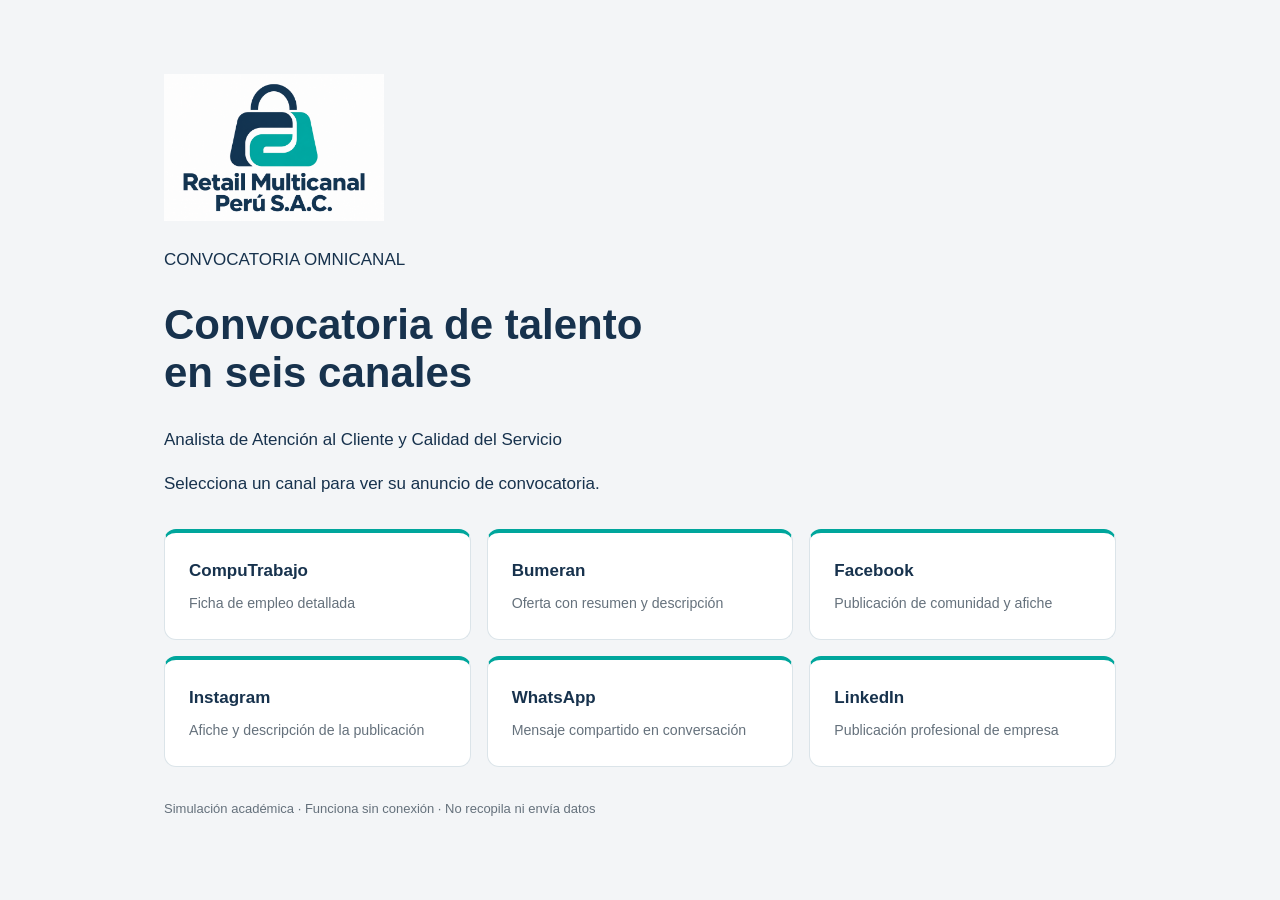
<file: index.html>
<!doctype html>
<html lang="es">
  <head>
    <meta charset="utf-8">
    <meta name="viewport" content="width=device-width, initial-scale=1">
    <title>Índice de canales | Retail Multicanal Perú</title>
    <style>*{box-sizing:border-box}body{margin:0;background:#f3f5f7;color:#17324d;font:17px/1.6 "Segoe UI",Arial,sans-serif}main{max-width:1000px;margin:50px auto;padding:24px}img{width:220px}h1{font-size:42px;line-height:1.15}nav{display:grid;grid-template-columns:repeat(auto-fit,minmax(min(240px,100%),1fr));gap:16px;margin:32px 0}a{background:white;border:1px solid #dbe4e9;border-top:4px solid #00a69c;border-radius:12px;padding:24px;color:#17324d;text-decoration:none}a:hover{background:#e5f5f2}a:focus-visible{outline:3px solid #00a69c}strong,small{display:block}small{color:#65717c;margin-top:8px}footer{font-size:13px;color:#65717c}@media(max-width:480px){main{margin:20px auto;padding:20px}h1{font-size:32px}img{max-width:100%}}</style>
  </head>
  <body>
    <main>
      <img src="assets/logo.png" alt="Retail Multicanal Perú">
      <p>CONVOCATORIA OMNICANAL</p>
      <h1>Convocatoria de talento<br>en seis canales</h1>
      <p>Analista de Atención al Cliente y Calidad del Servicio</p>
      <p>Selecciona un canal para ver su anuncio de convocatoria.</p>
      <nav aria-label="Canales de convocatoria"><a href="computrabajo/index.html"><strong>CompuTrabajo</strong><small>Ficha de empleo detallada</small></a><a href="bumeran/index.html"><strong>Bumeran</strong><small>Oferta con resumen y descripción</small></a><a href="facebook/index.html"><strong>Facebook</strong><small>Publicación de comunidad y afiche</small></a><a href="instagram/index.html"><strong>Instagram</strong><small>Afiche y descripción de la publicación</small></a><a href="whatsapp/index.html"><strong>WhatsApp</strong><small>Mensaje compartido en conversación</small></a><a href="linkedin/index.html"><strong>LinkedIn</strong><small>Publicación profesional de empresa</small></a></nav>
      <footer>Simulación académica · Funciona sin conexión · No recopila ni envía datos</footer>
    </main>
  </body>
</html>
</file>
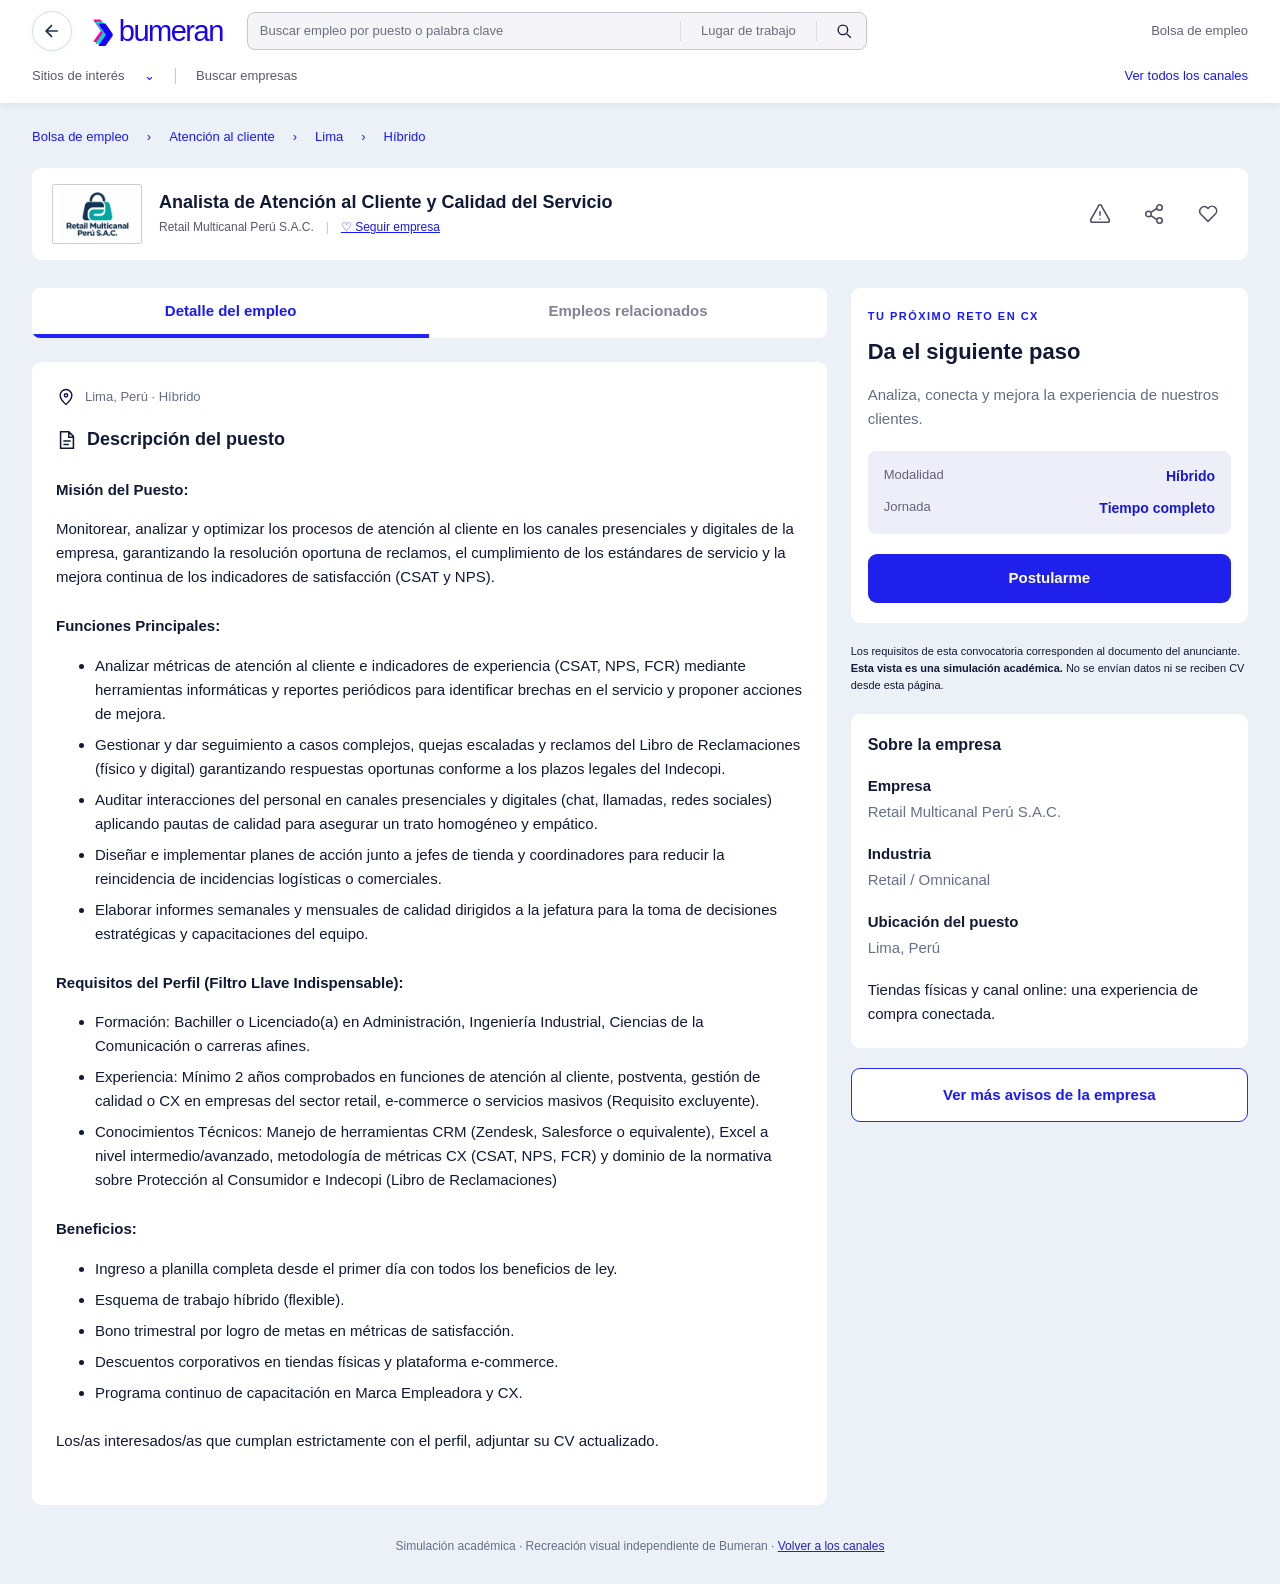
<file: bumeran/index.html>
<!doctype html>
<html lang="es">
  <head>
    <meta charset="utf-8">
    <meta name="viewport" content="width=device-width, initial-scale=1">
    <title>Analista de Atención al Cliente y Calidad del Servicio | Bumeran</title>
    <link rel="stylesheet" href="styles.css">
  </head>
  <body>
    <header class="site-header">
      <div class="header-main">
      <a class="back-panel" href="../index.html" aria-label="Volver al panel principal">
      <svg viewBox="0 0 24 24" fill="none" stroke="currentColor" stroke-width="2" aria-hidden="true">
        <path d="m12 5-7 7 7 7M5 12h14"></path>
      </svg>
      <span>Volver al panel principal</span>
    </a><a class="brand" href="../index.html" aria-label="Bumeran · Volver al índice"><span class="brand-symbol" aria-hidden="true">›</span>bumeran</a><button class="search-preview" data-demo><span>Buscar empleo por puesto o palabra clave</span><span class="search-place">Lugar de trabajo</span><svg viewBox="0 0 24 24" fill="none" stroke="currentColor" stroke-width="1.7" aria-hidden="true"><circle cx="10" cy="10" r="6"/><path d="m15 15 5 5"/></svg></button><span class="header-context">Bolsa de empleo</span></div>
      <nav class="header-nav" aria-label="Navegación de muestra"><button data-demo>Sitios de interés <span>⌄</span></button><i aria-hidden="true"></i><button data-demo>Buscar empresas</button><a href="../index.html">Ver todos los canales</a></nav>
    </header>
    <main class="page">
      <nav class="breadcrumb" aria-label="Ruta del anuncio"><a href="../index.html">Bolsa de empleo</a><span>›</span><span>Atención al cliente</span><span>›</span><span>Lima</span><span>›</span><span>Híbrido</span></nav>
      <section class="job-header" aria-labelledby="job-title">
        <img class="logo" src="../assets/logo.png" alt="Retail Multicanal Perú S.A.C.">
        <div class="job-identity">
          <h1 id="job-title">Analista de Atención al Cliente y Calidad del Servicio</h1>
          <div class="company-row"><span>Retail Multicanal Perú S.A.C.</span><span class="divider">|</span><button class="text-button" data-demo>♡ Seguir empresa</button></div>
        </div>
        <div class="job-actions"><button class="icon-button" aria-label="Reportar aviso" data-demo><svg viewBox="0 0 24 24" fill="none" stroke="currentColor" stroke-width="1.7" aria-hidden="true"><path d="m10 4-8 14a2 2 0 0 0 2 3h16a2 2 0 0 0 2-3L14 4a2 2 0 0 0-4 0Z"/><path d="M12 9v5m0 3v1"/></svg></button><button class="icon-button" aria-label="Compartir aviso" data-demo><svg viewBox="0 0 24 24" fill="none" stroke="currentColor" stroke-width="1.7" aria-hidden="true"><circle cx="18" cy="5" r="3"/><circle cx="6" cy="12" r="3"/><circle cx="18" cy="19" r="3"/><path d="m9 10 6-4m-6 8 6 4"/></svg></button><button class="icon-button" aria-label="Guardar aviso" data-demo><svg viewBox="0 0 24 24" fill="none" stroke="currentColor" stroke-width="1.7" aria-hidden="true"><path d="M20 5a5 5 0 0 0-7 0l-1 1-1-1a5 5 0 0 0-7 7l8 8 8-8a5 5 0 0 0 0-7Z"/></svg></button></div>
      </section>
      <div class="columns">
        <div class="employment">
          <div class="detail-tabs"><span class="active">Detalle del empleo</span><button data-demo>Empleos relacionados</button></div>
          <article class="description">
            <p class="location"><svg viewBox="0 0 24 24" fill="none" stroke="currentColor" stroke-width="1.7" aria-hidden="true"><path d="M19 10c0 5-7 11-7 11S5 15 5 10a7 7 0 1 1 14 0Z"/><circle cx="12" cy="10" r="2"/></svg>Lima, Perú · Híbrido</p>
            <h2><svg viewBox="0 0 24 24" fill="none" stroke="currentColor" stroke-width="1.7" aria-hidden="true"><path d="M5 3h9l5 5v13H5ZM14 3v6h5M8 13h8m-8 4h6"/></svg>Descripción del puesto</h2>
            <h3>Misión del Puesto:</h3>
            <p>Monitorear, analizar y optimizar los procesos de atención al cliente en los canales presenciales y digitales de la empresa, garantizando la resolución oportuna de reclamos, el cumplimiento de los estándares de servicio y la mejora continua de los indicadores de satisfacción (CSAT y NPS).</p>
            <h3>Funciones Principales:</h3>
            <ul>
              <li>Analizar métricas de atención al cliente e indicadores de experiencia (CSAT, NPS, FCR) mediante herramientas informáticas y reportes periódicos para identificar brechas en el servicio y proponer acciones de mejora.</li>
              <li>Gestionar y dar seguimiento a casos complejos, quejas escaladas y reclamos del Libro de Reclamaciones (físico y digital) garantizando respuestas oportunas conforme a los plazos legales del Indecopi.</li>
              <li>Auditar interacciones del personal en canales presenciales y digitales (chat, llamadas, redes sociales) aplicando pautas de calidad para asegurar un trato homogéneo y empático.</li>
              <li>Diseñar e implementar planes de acción junto a jefes de tienda y coordinadores para reducir la reincidencia de incidencias logísticas o comerciales.</li>
              <li>Elaborar informes semanales y mensuales de calidad dirigidos a la jefatura para la toma de decisiones estratégicas y capacitaciones del equipo.</li>
            </ul>
            <h3>Requisitos del Perfil (Filtro Llave Indispensable):</h3>
            <ul>
              <li>Formación: Bachiller o Licenciado(a) en Administración, Ingeniería Industrial, Ciencias de la Comunicación o carreras afines.</li>
              <li>Experiencia: Mínimo 2 años comprobados en funciones de atención al cliente, postventa, gestión de calidad o CX en empresas del sector retail, e-commerce o servicios masivos (Requisito excluyente).</li>
              <li>Conocimientos Técnicos: Manejo de herramientas CRM (Zendesk, Salesforce o equivalente), Excel a nivel intermedio/avanzado, metodología de métricas CX (CSAT, NPS, FCR) y dominio de la normativa sobre Protección al Consumidor e Indecopi (Libro de Reclamaciones)</li>
            </ul>
            <h3>Beneficios:</h3>
            <ul>
              <li>Ingreso a planilla completa desde el primer día con todos los beneficios de ley.</li>
              <li>Esquema de trabajo híbrido (flexible).</li>
              <li>Bono trimestral por logro de metas en métricas de satisfacción.</li>
              <li>Descuentos corporativos en tiendas físicas y plataforma e-commerce.</li>
              <li>Programa continuo de capacitación en Marca Empleadora y CX.</li>
            </ul>
            <p>Los/as interesados/as que cumplan estrictamente con el perfil, adjuntar su CV actualizado.</p>
          </article>
        </div>
        <aside class="sidebar">
          <section class="panel application">
            <p class="eyebrow">TU PRÓXIMO RETO EN CX</p>
            <h2>Da el siguiente paso</h2>
            <p>Analiza, conecta y mejora la experiencia de nuestros clientes.</p>
            <dl class="facts">
              <div>
                <dt>Modalidad</dt>
                <dd>Híbrido</dd>
              </div>
              <div>
                <dt>Jornada</dt>
                <dd>Tiempo completo</dd>
              </div>
            </dl>
            <button class="apply" data-demo>Postularme</button>
          </section>
          <p class="notice">Los requisitos de esta convocatoria corresponden al documento del anunciante. <strong>Esta vista es una simulación académica.</strong> No se envían datos ni se reciben CV desde esta página.</p>
          <section class="panel company-panel">
            <h2>Sobre la empresa</h2>
            <dl>
              <dt>Empresa</dt>
              <dd>Retail Multicanal Perú S.A.C.</dd>
              <dt>Industria</dt>
              <dd>Retail / Omnicanal</dd>
              <dt>Ubicación del puesto</dt>
              <dd>Lima, Perú</dd>
            </dl>
            <p>Tiendas físicas y canal online: una experiencia de compra conectada.</p>
          </section>
          <button class="outline" data-demo>Ver más avisos de la empresa</button>
        </aside>
      </div>
    </main>
    <footer class="academic">Simulación académica · Recreación visual independiente de Bumeran · <a href="../index.html">Volver a los canales</a></footer>
    <dialog aria-labelledby="demo-title">
      <button class="dialog-close" aria-label="Cerrar aviso">✕</button>
      <h2 id="demo-title">Esta es una demostración</h2>
      <p>Simulación académica. No se envían CV, mensajes ni datos, y no se abren enlaces externos.</p>
      <p>El correo y las indicaciones pertenecen al documento de la convocatoria. Los enlaces de postulación no fueron proporcionados.</p>
    </dialog>
    <script src="script.js"></script>
  </body>
</html>
</file>
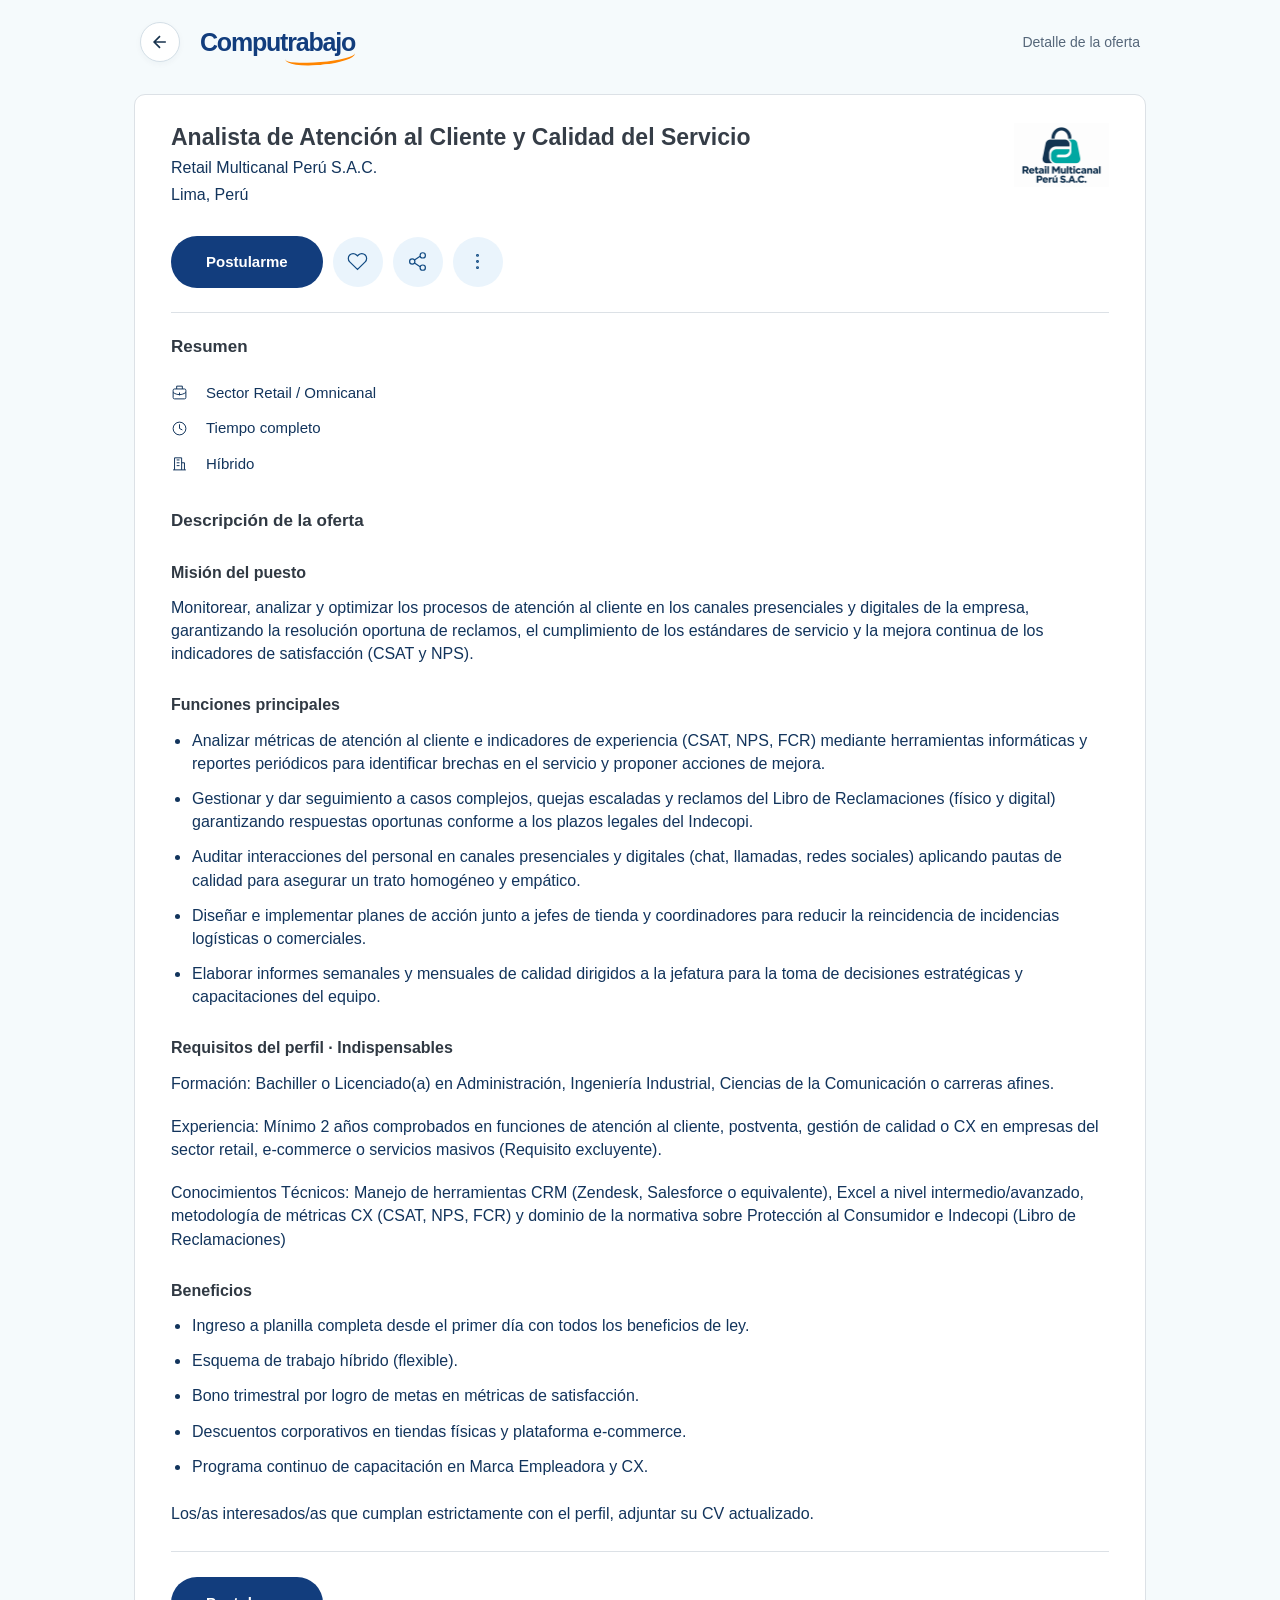
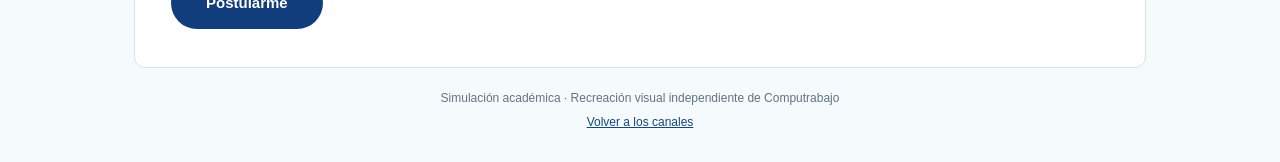
<file: computrabajo/index.html>
<!doctype html>
<html lang="es">
  <head>
    <meta charset="utf-8">
    <meta name="viewport" content="width=device-width, initial-scale=1">
    <title>Analista de Atención al Cliente y Calidad del Servicio | Computrabajo</title>
    <link rel="stylesheet" href="styles.css">
  </head>
  <body>
    <header class="site-header">
      <a class="back-panel" href="../index.html" aria-label="Volver al panel principal">
      <svg viewBox="0 0 24 24" fill="none" stroke="currentColor" stroke-width="2" aria-hidden="true">
        <path d="m12 5-7 7 7 7M5 12h14"></path>
      </svg>
      <span>Volver al panel principal</span>
    </a><a class="wordmark" href="../index.html" aria-label="Volver al índice de canales">Computrabajo<span aria-hidden="true"></span></a><span class="header-label">Detalle de la oferta</span></header>
    <main>
      <article class="offer" aria-labelledby="job-title">
        <div class="offer-heading">
          <div>
            <h1 id="job-title">Analista de Atención al Cliente y Calidad del Servicio</h1>
            <p class="company">Retail Multicanal Perú S.A.C.</p>
            <p class="location">Lima, Perú</p>
          </div>
          <img src="../assets/logo.png" alt="Logo de Retail Multicanal Perú S.A.C." class="company-logo">
        </div>
        <div class="toolbar"><button class="apply" data-demo>Postularme</button><button class="icon-button" data-demo aria-label="Guardar oferta"><svg viewBox="0 0 24 24" fill="none" stroke="currentColor" stroke-width="1.4" aria-hidden="true"><path d="M20.8 4.6a5.5 5.5 0 0 0-7.8 0L12 5.7l-1.1-1.1a5.5 5.5 0 0 0-7.8 7.8L12 21l8.8-8.6a5.5 5.5 0 0 0 0-7.8Z"/></svg></button><button class="icon-button" data-demo aria-label="Compartir oferta"><svg viewBox="0 0 24 24" fill="none" stroke="currentColor" stroke-width="1.4" aria-hidden="true"><circle cx="18" cy="5" r="3"/><circle cx="6" cy="12" r="3"/><circle cx="18" cy="19" r="3"/><path d="m9 10 6-4M9 14l6 4"/></svg></button><button class="icon-button" data-demo aria-label="Más opciones"><svg viewBox="0 0 24 24" fill="none" stroke="currentColor" stroke-width="1.4" aria-hidden="true"><circle cx="12" cy="5" r="1"/><circle cx="12" cy="12" r="1"/><circle cx="12" cy="19" r="1"/></svg></button></div>
        <hr>
        <section aria-labelledby="summary-title">
          <h2 id="summary-title">Resumen</h2>
          <ul class="summary">
            <li><svg viewBox="0 0 24 24" fill="none" stroke="currentColor" stroke-width="1.4" aria-hidden="true"><rect x="3" y="7" width="18" height="14" rx="2"/><path d="M8 7V3h8v4M3 12c6 4 12 4 18 0M12 12v4"/></svg><span>Sector Retail / Omnicanal</span></li>
            <li><svg viewBox="0 0 24 24" fill="none" stroke="currentColor" stroke-width="1.4" aria-hidden="true"><circle cx="12" cy="12" r="9"/><path d="M12 6v6l4 2"/></svg><span>Tiempo completo</span></li>
            <li><svg viewBox="0 0 24 24" fill="none" stroke="currentColor" stroke-width="1.4" aria-hidden="true"><path d="M5 21V4h10v17M15 11h4v10M3 21h18M8 7h4M8 11h4M8 15h4"/></svg><span>Híbrido</span></li>
          </ul>
        </section>
        <section class="description" aria-labelledby="description-title">
          <h2 id="description-title">Descripción de la oferta</h2>
          <h3>Misión del puesto</h3>
          <p>Monitorear, analizar y optimizar los procesos de atención al cliente en los canales presenciales y digitales de la empresa, garantizando la resolución oportuna de reclamos, el cumplimiento de los estándares de servicio y la mejora continua de los indicadores de satisfacción (CSAT y NPS).</p>
          <h3>Funciones principales</h3>
          <ul>
            <li>Analizar métricas de atención al cliente e indicadores de experiencia (CSAT, NPS, FCR) mediante herramientas informáticas y reportes periódicos para identificar brechas en el servicio y proponer acciones de mejora.</li>
            <li>Gestionar y dar seguimiento a casos complejos, quejas escaladas y reclamos del Libro de Reclamaciones (físico y digital) garantizando respuestas oportunas conforme a los plazos legales del Indecopi.</li>
            <li>Auditar interacciones del personal en canales presenciales y digitales (chat, llamadas, redes sociales) aplicando pautas de calidad para asegurar un trato homogéneo y empático.</li>
            <li>Diseñar e implementar planes de acción junto a jefes de tienda y coordinadores para reducir la reincidencia de incidencias logísticas o comerciales.</li>
            <li>Elaborar informes semanales y mensuales de calidad dirigidos a la jefatura para la toma de decisiones estratégicas y capacitaciones del equipo.</li>
          </ul>
          <h3>Requisitos del perfil · Indispensables</h3>
          <p>Formación: Bachiller o Licenciado(a) en Administración, Ingeniería Industrial, Ciencias de la Comunicación o carreras afines.</p>
          <p>Experiencia: Mínimo 2 años comprobados en funciones de atención al cliente, postventa, gestión de calidad o CX en empresas del sector retail, e-commerce o servicios masivos (Requisito excluyente).</p>
          <p>Conocimientos Técnicos: Manejo de herramientas CRM (Zendesk, Salesforce o equivalente), Excel a nivel intermedio/avanzado, metodología de métricas CX (CSAT, NPS, FCR) y dominio de la normativa sobre Protección al Consumidor e Indecopi (Libro de Reclamaciones)</p>
          <h3>Beneficios</h3>
          <ul>
            <li>Ingreso a planilla completa desde el primer día con todos los beneficios de ley.</li>
            <li>Esquema de trabajo híbrido (flexible).</li>
            <li>Bono trimestral por logro de metas en métricas de satisfacción.</li>
            <li>Descuentos corporativos en tiendas físicas y plataforma e-commerce.</li>
            <li>Programa continuo de capacitación en Marca Empleadora y CX.</li>
          </ul>
          <p>Los/as interesados/as que cumplan estrictamente con el perfil, adjuntar su CV actualizado.</p>
        </section>
        <div class="bottom-action"><button class="apply" data-demo>Postularme</button></div>
      </article>
    </main>
    <footer class="academic">Simulación académica · Recreación visual independiente de Computrabajo<br><a href="../index.html">Volver a los canales</a></footer>
    <dialog aria-labelledby="demo-title">
      <button class="dialog-close" aria-label="Cerrar aviso">✕</button>
      <h2 id="demo-title">Esta es una demostración</h2>
      <p>Simulación académica. No se envían CV, mensajes ni datos, y no se abren enlaces externos.</p>
      <p>El correo y las indicaciones pertenecen al documento de la convocatoria. Los enlaces de postulación no fueron proporcionados.</p>
    </dialog>
    <script src="script.js"></script>
  </body>
</html>
</file>
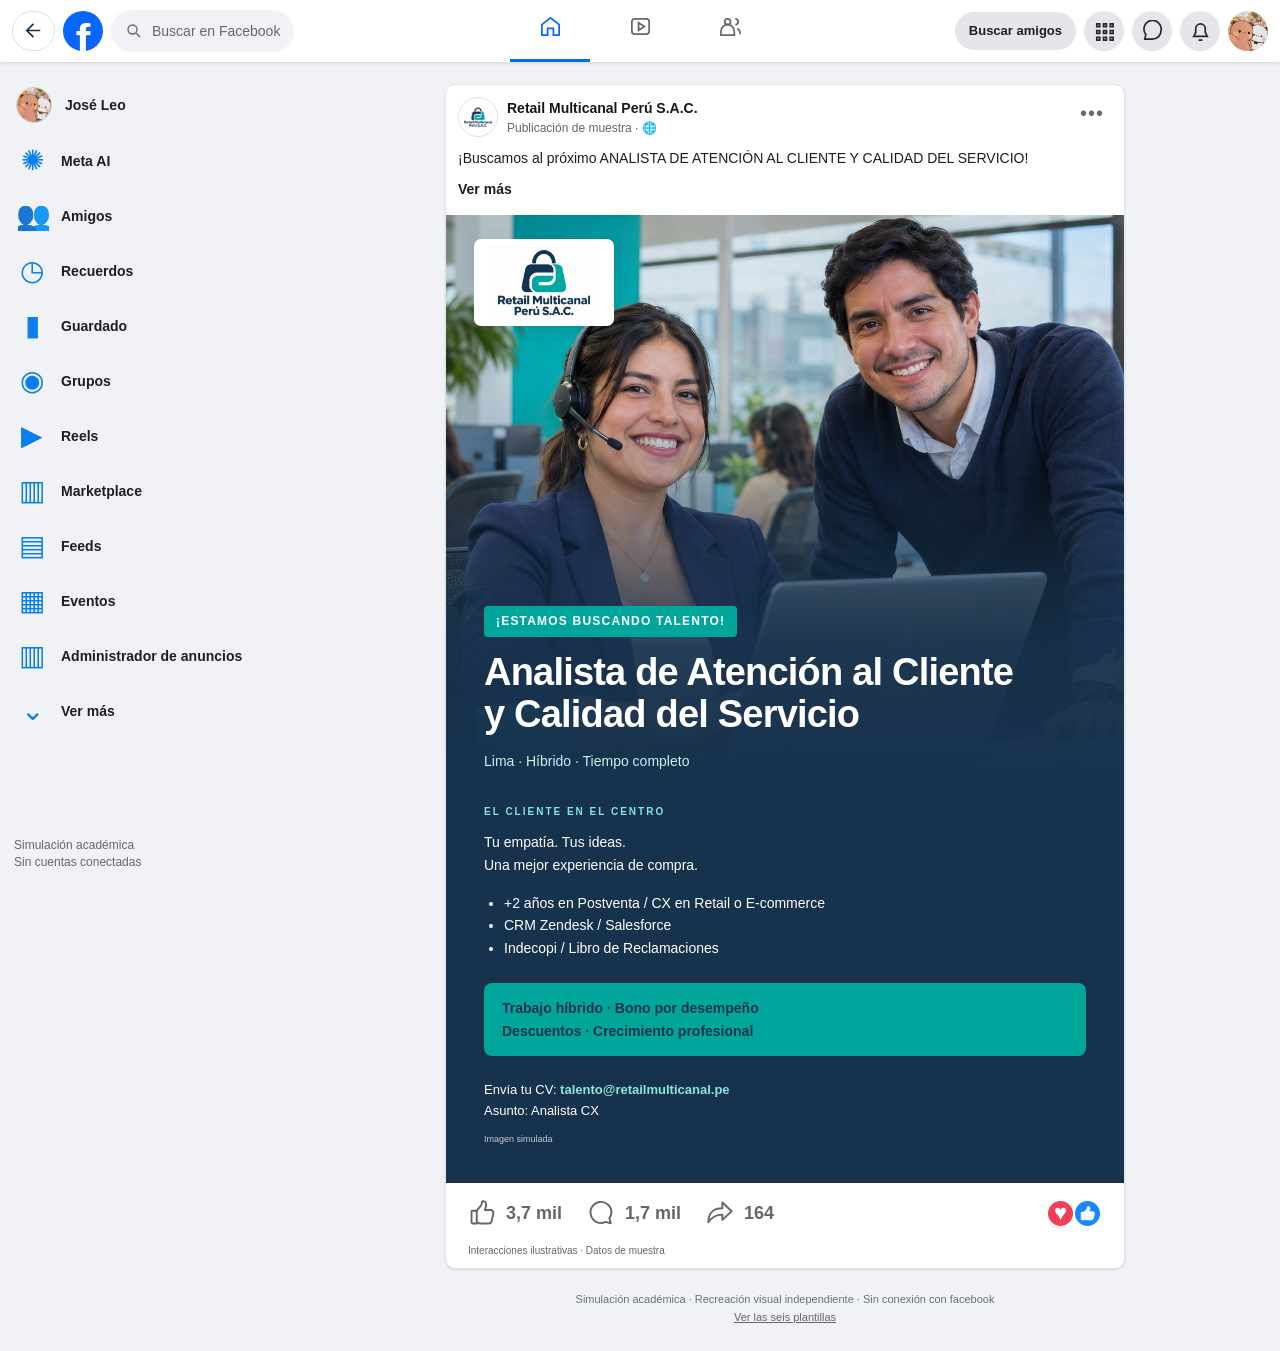
<file: facebook/index.html>
<!doctype html>
<html lang="es">
  <head>
    <meta charset="utf-8">
    <meta name="viewport" content="width=device-width, initial-scale=1">
    <title>facebook · Convocatoria Retail Multicanal</title>
    <link rel="stylesheet" href="styles.css">
  </head>
  <body class="facebook">
    <header class="fb-header">
      <div class="fb-left">
        <a class="fb-back" href="../index.html" aria-label="Volver al panel principal"><svg viewBox="0 0 24 24" fill="none" stroke="currentColor" stroke-width="1.8" aria-hidden="true"><path d="m12 5-7 7 7 7M5 12h14"/></svg><span>Volver al panel principal</span></a>
        <a class="fb-brand" href="../index.html" aria-label="Facebook · Volver al panel principal">f</a>
        <button class="fb-search" data-demo><svg viewBox="0 0 24 24" fill="none" stroke="currentColor" stroke-width="1.8" aria-hidden="true"><circle cx="10" cy="10" r="6"/><path d="m15 15 5 5"/></svg><span>Buscar en Facebook</span></button>
      </div>
      <nav class="fb-tabs" aria-label="Secciones de muestra">
        <button class="selected" data-demo aria-label="Inicio"><svg viewBox="0 0 24 24" fill="none" stroke="currentColor" stroke-width="1.8" aria-hidden="true"><path d="m3 10 9-7 9 7v11h-6v-7H9v7H3Z"/></svg></button>
        <button data-demo aria-label="Videos"><svg viewBox="0 0 24 24" fill="none" stroke="currentColor" stroke-width="1.8" aria-hidden="true"><rect x="3" y="4" width="18" height="16" rx="3"/><path d="m10 8 6 4-6 4Z"/></svg></button>
        <button data-demo aria-label="Grupos"><svg viewBox="0 0 24 24" fill="none" stroke="currentColor" stroke-width="1.8" aria-hidden="true"><circle cx="9" cy="7" r="3"/><path d="M2 21v-4a7 7 0 0 1 14 0v4ZM17 4a3 3 0 0 1 0 6m2 4a6 6 0 0 1 3 6"/></svg></button>
      </nav>
      <div class="fb-tools">
        <button class="friends" data-demo>Buscar amigos</button>
        <button class="round" data-demo aria-label="Menú"><svg viewBox="0 0 24 24" fill="none" stroke="currentColor" stroke-width="1.8" aria-hidden="true"><path d="M4 4h3v3H4Zm7 0h3v3h-3Zm7 0h3v3h-3ZM4 11h3v3H4Zm7 0h3v3h-3Zm7 0h3v3h-3ZM4 18h3v3H4Zm7 0h3v3h-3Zm7 0h3v3h-3Z"/></svg></button>
        <button class="round" data-demo aria-label="Messenger"><svg viewBox="0 0 24 24" fill="none" stroke="currentColor" stroke-width="1.8" aria-hidden="true"><path d="M21 11a9 9 0 0 1-9 9H4l1-5a9 9 0 1 1 16-4Z"/></svg></button>
        <button class="round" data-demo aria-label="Notificaciones"><svg viewBox="0 0 24 24" fill="none" stroke="currentColor" stroke-width="1.8" aria-hidden="true"><path d="M5 17h14l-2-4V9a5 5 0 0 0-10 0v4ZM10 21h4"/></svg></button>
        <button class="round profile-icon" data-demo aria-label="José Leo">
          <img class="user-avatar" src="../assets/1785306282829.jpg" alt="">
        </button>
      </div>
    </header>

    <aside class="fb-sidebar" aria-label="Menú de Facebook de muestra">
      <div class="sidebar-profile"><img class="side-avatar user-avatar" src="../assets/1785306282829.jpg" alt="Foto de perfil de José Leo">José Leo</div>
      <button data-demo><span class="side-symbol" aria-hidden="true">✺</span>Meta AI</button>
      <button data-demo><span class="side-symbol" aria-hidden="true">👥</span>Amigos</button>
      <button data-demo><span class="side-symbol" aria-hidden="true">◷</span>Recuerdos</button>
      <button data-demo><span class="side-symbol" aria-hidden="true">▮</span>Guardado</button>
      <button data-demo><span class="side-symbol" aria-hidden="true">◉</span>Grupos</button>
      <button data-demo><span class="side-symbol" aria-hidden="true">▶</span>Reels</button>
      <button data-demo><span class="side-symbol" aria-hidden="true">▥</span>Marketplace</button>
      <button data-demo><span class="side-symbol" aria-hidden="true">▤</span>Feeds</button>
      <button data-demo><span class="side-symbol" aria-hidden="true">▦</span>Eventos</button>
      <button data-demo><span class="side-symbol" aria-hidden="true">▥</span>Administrador de anuncios</button>
      <button data-demo><span class="side-symbol" aria-hidden="true">⌄</span>Ver más</button>
      <p class="sidebar-note">Simulación académica<br>Sin cuentas conectadas</p>
    </aside>
    <main class="feed">
      <article class="card post">
        <div class="author">
          <img class="logo" src="../assets/logo.png" alt="Retail Multicanal Perú S.A.C.">
          <div><strong>Retail Multicanal Perú S.A.C.</strong><small>Publicación de muestra · 🌐</small></div>
          <button class="post-menu" data-demo aria-label="Opciones de la publicación">•••</button>
        </div>
        <div class="copy post-copy">
          <p>¡Buscamos al próximo ANALISTA DE ATENCIÓN AL CLIENTE Y CALIDAD DEL SERVICIO!</p>
          <details class="read-more">
            <summary><span class="show-more">Ver más</span><span class="show-less">Ver menos</span></summary>
            <div class="expanded-copy">
              <p>En Retail Multicanal Perú S.A.C. estamos transformando la experiencia de compra en nuestras tiendas y canal online. 📲✨</p>
              <p>¿Te apasiona resolver problemas, analizar datos y llevar la satisfacción del cliente al siguiente nivel? ¡Este puesto es para ti! 🙌</p>
          <p>📌 ¿Cuál será tu reto?</p>
          <p>Analizar métricas CX (CSAT/NPS), auditar la calidad de atención y solucionar reclamos con empatía y rapidez 📊💡.</p>
          <h2>🔑 Requisitos clave (Filtro Llave):</h2>
          <p>🎓 Bachiller/Licenciado en Administración, Ing. Industrial o afines.</p>
          <p>⏱️ +2 años de experiencia en Postventa / CX dentro del sector Retail o E-commerce (¡Indispensable!) 🛒.</p>
          <p>💻 Manejo de CRM (Zendesk/Salesforce) e Indecopi / Libro de Reclamaciones.</p>
          <p>✨ ¿Qué te ofrecemos?</p>
          <p>💻 Modalidad de trabajo Híbrida 🏡🏢.</p>
          <p>💰 Bono por desempeño en satisfacción del cliente 🎯.</p>
          <p>🛍️ Superdescuentos exclusivos en nuestra cadena de tiendas.</p>
          <p>🌱 Oportunidades de crecimiento y excelente ambiente laboral 👥.</p>
          <p>📩 ¿Listo/a para dar el salto?</p>
          <p>Envía tu CV a: talento@retailmulticanal.pe con el asunto &quot;Analista CX&quot; o postula directo en el enlace de nuestra biografía 🔗👇</p>
          <p>¡Etiqueta a tu amigo/a crack en Customer Experience! 😉</p>
          <button class="primary" data-demo>Postular a esta oportunidad</button>
        
            </div>
          </details>
        </div>
        <section class="poster" aria-label="Afiche de convocatoria">
          <div class="recruitment-hero">
            <img class="hero-people" src="../assets/facebook-equipo-cx.png" alt="Profesionales de atención al cliente colaborando; imagen simulada">
            <div class="hero-shade" aria-hidden="true"></div>
            <img class="hero-logo" src="../assets/logo.png" alt="Retail Multicanal Perú S.A.C.">
            <div class="hero-copy">
              <span class="hero-kicker">¡ESTAMOS BUSCANDO TALENTO!</span>
              <h2>Analista de Atención al Cliente y Calidad del Servicio</h2>
                <p>Lima · Híbrido · Tiempo completo</p>
            </div>
          </div>
          <div class="poster-inner">
            <span class="eyebrow">EL CLIENTE EN EL CENTRO</span>
            
            <p>Tu empatía. Tus ideas.<br>Una mejor experiencia de compra.</p>
            <ul>
              <li>+2 años en Postventa / CX en Retail o E-commerce</li>
              <li>CRM Zendesk / Salesforce</li>
              <li>Indecopi / Libro de Reclamaciones</li>
            </ul>
            <div class="poster-benefits">Trabajo híbrido · Bono por desempeño<br>Descuentos · Crecimiento profesional</div>
            <footer>Envía tu CV: <strong>talento@retailmulticanal.pe</strong><br>Asunto: Analista CX<br><small class="simulation-credit">Imagen simulada</small></footer>
          </div>
        </section>

        <div class="engagement" aria-label="Interacciones de muestra, sin actividad real">
          <button class="engagement-item" data-demo aria-label="Me gusta: 3,7 mil (dato de muestra)">
            <svg class="post-action-icon" viewBox="0 0 24 24" fill="none" stroke="currentColor" stroke-width="1.65" stroke-linecap="round" stroke-linejoin="round" aria-hidden="true"><path d="M7.5 10H4a1 1 0 0 0-1 1v9a1 1 0 0 0 1 1h3.5V10Z"/><path d="M7.5 10 11 5.7c.7-.9 1-1.8 1-3.2 0-.4.3-.7.7-.7 1.7 0 2.8 1.5 2.8 3.3 0 1.5-.6 2.9-1 4.4h5a2.3 2.3 0 0 1 2.2 2.8l-1.5 6.8a2.5 2.5 0 0 1-2.5 1.9h-6.4c-1.3 0-2.6-.5-3.8-1.2"/></svg>
            <span>3,7 mil</span>
          </button>
          <button class="engagement-item" data-demo aria-label="Comentarios: 1,7 mil (dato de muestra)">
            <svg class="post-action-icon" viewBox="0 0 24 24" fill="none" stroke="currentColor" stroke-width="1.65" stroke-linecap="round" stroke-linejoin="round" aria-hidden="true"><path d="M21 11.5a9 9 0 1 0-5.1 8.1l4.5 1.2-1.2-4.4a8.9 8.9 0 0 0 1.8-4.9Z"/></svg>
            <span>1,7 mil</span>
          </button>
          <button class="engagement-item" data-demo aria-label="Compartidos: 164 (dato de muestra)">
            <svg class="post-action-icon" viewBox="0 0 24 24" fill="none" stroke="currentColor" stroke-width="1.65" stroke-linecap="round" stroke-linejoin="round" aria-hidden="true"><path d="m14 3 8 7.5-8 7.4v-4.5c-5.7 0-9.2 2.3-12 6.6 0-7.1 3.8-12 12-12V3Z"/></svg>
            <span>164</span>
          </button>
          <div class="reaction-stack" aria-label="Reacciones de muestra: me encanta y me gusta">
            <span class="heart-reaction" aria-hidden="true">♥</span>
            <span class="like-reaction" aria-hidden="true"><svg class="post-action-icon" viewBox="0 0 24 24" fill="none" stroke="currentColor" stroke-width="1.65" stroke-linecap="round" stroke-linejoin="round" aria-hidden="true"><path d="M7.5 10H4a1 1 0 0 0-1 1v9a1 1 0 0 0 1 1h3.5V10Z"/><path d="M7.5 10 11 5.7c.7-.9 1-1.8 1-3.2 0-.4.3-.7.7-.7 1.7 0 2.8 1.5 2.8 3.3 0 1.5-.6 2.9-1 4.4h5a2.3 2.3 0 0 1 2.2 2.8l-1.5 6.8a2.5 2.5 0 0 1-2.5 1.9h-6.4c-1.3 0-2.6-.5-3.8-1.2"/></svg></span>
          </div>
        </div>
        <p class="sample-metrics">Interacciones ilustrativas · Datos de muestra</p>
      </article>
    </main>
    <footer class="note">Simulación académica · Recreación visual independiente · Sin conexión con facebook<br><a href="../index.html">Ver las seis plantillas</a></footer>
    <dialog aria-labelledby="demo-title">
      <button class="dialog-close" aria-label="Cerrar aviso">✕</button>
      <h2 id="demo-title">Esta es una demostración</h2>
      <p>Simulación académica. No se envían CV, mensajes ni datos, y no se abren enlaces externos.</p>
      <p>El correo y las indicaciones pertenecen al documento de la convocatoria. Los enlaces de postulación no fueron proporcionados.</p>
    </dialog>
    <script src="script.js"></script>
  </body>
</html>
</file>
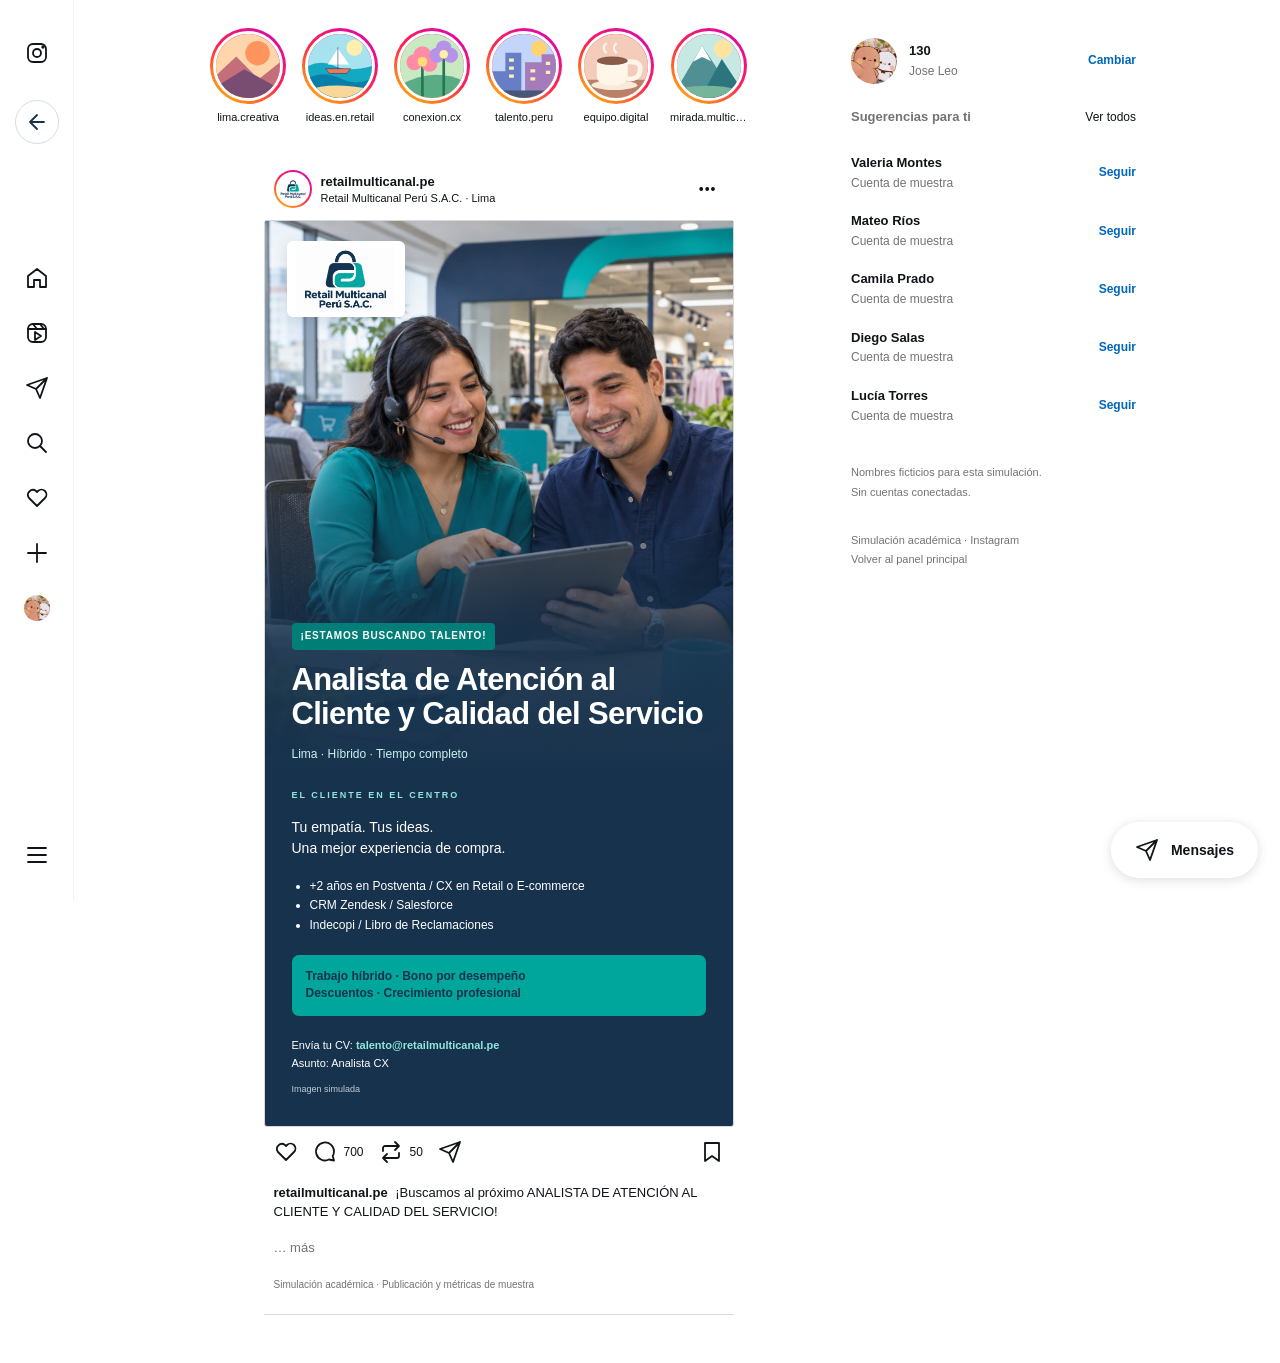
<file: instagram/index.html>
<!doctype html>
<html lang="es">
  <head>
    <meta charset="utf-8">
    <meta name="viewport" content="width=device-width, initial-scale=1">
    <title>Instagram · Retail Multicanal Perú</title>
    <link rel="stylesheet" href="styles.css">
  </head>
  <body>
    <nav class="ig-nav" aria-label="Navegación de Instagram de muestra">
      <a class="nav-brand" href="../index.html" aria-label="Instagram · Panel principal"><svg viewBox="0 0 24 24" fill="none" stroke="currentColor" stroke-width="1.8" stroke-linecap="round" stroke-linejoin="round" aria-hidden="true"><rect x="3" y="3" width="18" height="18" rx="5"/><circle cx="12" cy="12" r="4"/><circle cx="18" cy="6" r=".8"/></svg></a>
      <a class="ig-back" href="../index.html" aria-label="Volver al panel principal"><svg viewBox="0 0 24 24" fill="none" stroke="currentColor" stroke-width="1.8" stroke-linecap="round" stroke-linejoin="round" aria-hidden="true"><path d="m12 5-7 7 7 7M5 12h14"/></svg><span>Volver al panel principal</span></a>
      <div class="nav-middle">
        <button data-demo aria-label="Inicio"><svg viewBox="0 0 24 24" fill="none" stroke="currentColor" stroke-width="1.8" stroke-linecap="round" stroke-linejoin="round" aria-hidden="true"><path d="m3 10 9-7 9 7v11h-6v-7H9v7H3Z"/></svg></button>
        <button data-demo aria-label="Reels"><svg viewBox="0 0 24 24" fill="none" stroke="currentColor" stroke-width="1.8" stroke-linecap="round" stroke-linejoin="round" aria-hidden="true"><rect x="3" y="3" width="18" height="18" rx="5"/><path d="M3 8h18M8 3l4 5m3-5 4 5m-9 3 6 4-6 4Z"/></svg></button>
        <button data-demo aria-label="Mensajes"><svg viewBox="0 0 24 24" fill="none" stroke="currentColor" stroke-width="1.8" stroke-linecap="round" stroke-linejoin="round" aria-hidden="true"><path d="m22 2-7 20-4-9-9-4 20-7ZM11 13 22 2"/></svg></button>
        <button data-demo aria-label="Buscar"><svg viewBox="0 0 24 24" fill="none" stroke="currentColor" stroke-width="1.8" stroke-linecap="round" stroke-linejoin="round" aria-hidden="true"><circle cx="10" cy="10" r="7"/><path d="m15 15 6 6"/></svg></button>
        <button data-demo aria-label="Notificaciones"><svg viewBox="0 0 24 24" fill="none" stroke="currentColor" stroke-width="1.8" stroke-linecap="round" stroke-linejoin="round" aria-hidden="true"><path d="M20 5a5 5 0 0 0-7 0l-1 1-1-1a5 5 0 0 0-7 7l8 8 8-8a5 5 0 0 0 0-7Z"/></svg></button>
        <button data-demo aria-label="Crear publicación"><svg viewBox="0 0 24 24" fill="none" stroke="currentColor" stroke-width="1.8" stroke-linecap="round" stroke-linejoin="round" aria-hidden="true"><path d="M12 3v18M3 12h18"/></svg></button>
        <button data-demo aria-label="Perfil de 130, Jose Leo"><img class="nav-avatar" src="../assets/1785306282829.jpg" alt=""></button>
      </div>
      <button class="nav-bottom" data-demo aria-label="Más opciones"><svg viewBox="0 0 24 24" fill="none" stroke="currentColor" stroke-width="1.8" stroke-linecap="round" stroke-linejoin="round" aria-hidden="true"><path d="M3 5h18M3 12h18M3 19h18"/></svg></button>
    </nav>
    <main class="ig-layout">
      <div class="feed-column">
        <div class="stories" aria-label="Historias de muestra">
          <button class="story" data-demo><span class="story-ring"><img src="../assets/historias/atardecer.svg" alt="Ilustración de atardecer"></span><small>lima.creativa</small></button>
          <button class="story" data-demo><span class="story-ring"><img src="../assets/historias/mar.svg" alt="Ilustración de mar"></span><small>ideas.en.retail</small></button>
          <button class="story" data-demo><span class="story-ring"><img src="../assets/historias/jardin.svg" alt="Ilustración de jardin"></span><small>conexion.cx</small></button>
          <button class="story" data-demo><span class="story-ring"><img src="../assets/historias/ciudad.svg" alt="Ilustración de ciudad"></span><small>talento.peru</small></button>
          <button class="story" data-demo><span class="story-ring"><img src="../assets/historias/cafe.svg" alt="Ilustración de cafe"></span><small>equipo.digital</small></button>
          <button class="story" data-demo><span class="story-ring"><img src="../assets/historias/montanas.svg" alt="Ilustración de montanas"></span><small>mirada.multicanal</small></button>
        </div>
        <article class="ig-post" aria-label="Convocatoria de Retail Multicanal Perú">
          <header class="post-header">
            <span class="company-ring"><img src="../assets/logo.png" alt="Logo de Retail Multicanal Perú"></span>
            <div><strong>retailmulticanal.pe</strong><small>Retail Multicanal Perú S.A.C. · Lima</small></div>
            <button class="post-options" data-demo aria-label="Opciones de la publicación">•••</button>
          </header>
          <section class="poster" aria-label="Afiche de convocatoria">
            <div class="ig-recruitment-hero">
              <img class="ig-hero-photo" src="../assets/instagram-equipo-cx.png" alt="Dos profesionales revisando una tablet en atención al cliente; imagen simulada">
              <div class="ig-hero-shade" aria-hidden="true"></div>
              <img class="ig-hero-logo" src="../assets/logo.png" alt="Retail Multicanal Perú S.A.C.">
              <div class="ig-hero-copy">
                <span class="ig-hero-kicker">¡ESTAMOS BUSCANDO TALENTO!</span>
                <h2>Analista de Atención al Cliente y Calidad del Servicio</h2>
                <p>Lima · Híbrido · Tiempo completo</p>
              </div>
            </div>
        <div class="poster-inner">
          <span class="eyebrow">EL CLIENTE EN EL CENTRO</span>
          <p>Tu empatía. Tus ideas.<br>Una mejor experiencia de compra.</p>
          <ul>
            <li>+2 años en Postventa / CX en Retail o E-commerce</li>
            <li>CRM Zendesk / Salesforce</li>
            <li>Indecopi / Libro de Reclamaciones</li>
          </ul>
          <div class="poster-benefits">Trabajo híbrido · Bono por desempeño<br>Descuentos · Crecimiento profesional</div>
          <footer>Envía tu CV: <strong>talento@retailmulticanal.pe</strong><br>Asunto: Analista CX<br><small class="ig-simulation-credit">Imagen simulada</small></footer>
        </div>
      </section>
          <div class="post-tools">
            <button data-demo aria-label="Me gusta"><svg viewBox="0 0 24 24" fill="none" stroke="currentColor" stroke-width="1.8" stroke-linecap="round" stroke-linejoin="round" aria-hidden="true"><path d="M20 5a5 5 0 0 0-7 0l-1 1-1-1a5 5 0 0 0-7 7l8 8 8-8a5 5 0 0 0 0-7Z"/></svg></button>
            <button data-demo aria-label="Comentar: 700 (dato de muestra)"><svg viewBox="0 0 24 24" fill="none" stroke="currentColor" stroke-width="1.8" stroke-linecap="round" stroke-linejoin="round" aria-hidden="true"><path d="M21 11.5a9 9 0 1 0-5 8l5 1-1.3-4.5a9 9 0 0 0 1.3-4.5Z"/></svg><span class="metric-count">700</span></button>
            <button data-demo aria-label="Compartidos: 50 (dato de muestra)"><svg viewBox="0 0 24 24" fill="none" stroke="currentColor" stroke-width="1.8" stroke-linecap="round" stroke-linejoin="round" aria-hidden="true"><path d="m16 2 4 4-4 4M4 11V8a2 2 0 0 1 2-2h14M8 22l-4-4 4-4m12-1v3a2 2 0 0 1-2 2H4"/></svg><span class="metric-count">50</span></button>
            <button data-demo aria-label="Compartir"><svg viewBox="0 0 24 24" fill="none" stroke="currentColor" stroke-width="1.8" stroke-linecap="round" stroke-linejoin="round" aria-hidden="true"><path d="m22 2-7 20-4-9-9-4 20-7ZM11 13 22 2"/></svg></button>
            <button class="save" data-demo aria-label="Guardar"><svg viewBox="0 0 24 24" fill="none" stroke="currentColor" stroke-width="1.8" stroke-linecap="round" stroke-linejoin="round" aria-hidden="true"><path d="M5 3h14v18l-7-5-7 5Z"/></svg></button>
          </div>
          <div class="caption">
            <p class="caption-intro"><strong>retailmulticanal.pe</strong> ¡Buscamos al próximo ANALISTA DE ATENCIÓN AL CLIENTE Y CALIDAD DEL SERVICIO!</p>
            <details class="caption-details">
              <summary><span class="more">… más</span><span class="less">menos</span></summary>
              <div class="caption-expanded">
          
          <p>En Retail Multicanal Perú S.A.C. estamos transformando la experiencia de compra en nuestras tiendas y canal online. 📲✨</p>
          <p>¿Te apasiona resolver problemas, analizar datos y llevar la satisfacción del cliente al siguiente nivel? ¡Este puesto es para ti! 🙌</p>
          <p>📌 ¿Cuál será tu reto?</p>
          <p>Analizar métricas CX (CSAT/NPS), auditar la calidad de atención y solucionar reclamos con empatía y rapidez 📊💡.</p>
          <h2>🔑 Requisitos clave (Filtro Llave):</h2>
          <p>🎓 Bachiller/Licenciado en Administración, Ing. Industrial o afines.</p>
          <p>⏱️ +2 años de experiencia en Postventa / CX dentro del sector Retail o E-commerce (¡Indispensable!) 🛒.</p>
          <p>💻 Manejo de CRM (Zendesk/Salesforce) e Indecopi / Libro de Reclamaciones.</p>
          <p>✨ ¿Qué te ofrecemos?</p>
          <p>💻 Modalidad de trabajo Híbrida 🏡🏢.</p>
          <p>💰 Bono por desempeño en satisfacción del cliente 🎯.</p>
          <p>🛍️ Superdescuentos exclusivos en nuestra cadena de tiendas.</p>
          <p>🌱 Oportunidades de crecimiento y excelente ambiente laboral 👥.</p>
          <p>📩 ¿Listo/a para dar el salto?</p>
          <p>Envía tu CV a: talento@retailmulticanal.pe con el asunto &quot;Analista CX&quot; o postula directo en el enlace de nuestra biografía 🔗👇</p>
          <p>¡Etiqueta a tu amigo/a crack en Customer Experience! 😉</p>
        
                <button class="apply" data-demo>Postular a esta oportunidad</button>
              </div>
            </details>
          </div>
          <footer class="post-footnote">Simulación académica · Publicación y métricas de muestra</footer>
        </article>
      </div>
      <aside class="suggestions" aria-label="Perfil y sugerencias de muestra">
        <div class="account"><img src="../assets/1785306282829.jpg" alt="Foto de perfil de Jose Leo"><div><strong>130</strong><span>Jose Leo</span></div><button data-demo>Cambiar</button></div>
        <div class="suggestion-heading"><strong>Sugerencias para ti</strong><button data-demo>Ver todos</button></div>
        <div class="suggested-account"><div><strong>Valeria Montes</strong><span>Cuenta de muestra</span></div><button data-demo>Seguir</button></div>
        <div class="suggested-account"><div><strong>Mateo Ríos</strong><span>Cuenta de muestra</span></div><button data-demo>Seguir</button></div>
        <div class="suggested-account"><div><strong>Camila Prado</strong><span>Cuenta de muestra</span></div><button data-demo>Seguir</button></div>
        <div class="suggested-account"><div><strong>Diego Salas</strong><span>Cuenta de muestra</span></div><button data-demo>Seguir</button></div>
        <div class="suggested-account"><div><strong>Lucía Torres</strong><span>Cuenta de muestra</span></div><button data-demo>Seguir</button></div>
        <p class="suggestion-note">Nombres ficticios para esta simulación.<br>Sin cuentas conectadas.</p>
        <p class="suggestion-note">Simulación académica · Instagram<br><a href="../index.html">Volver al panel principal</a></p>
      </aside>
    </main>
    <button class="messages" data-demo><svg viewBox="0 0 24 24" fill="none" stroke="currentColor" stroke-width="1.8" stroke-linecap="round" stroke-linejoin="round" aria-hidden="true"><path d="m22 2-7 20-4-9-9-4 20-7ZM11 13 22 2"/></svg><span>Mensajes</span></button>
    <dialog aria-labelledby="demo-title">
      <button class="dialog-close" aria-label="Cerrar aviso">✕</button>
      <h2 id="demo-title">Esta es una demostración</h2>
      <p>Simulación académica. No se envían CV, mensajes ni datos, y no se abren enlaces externos.</p>
      <p>El correo y las indicaciones pertenecen al documento de la convocatoria. Los enlaces de postulación no fueron proporcionados.</p>
    </dialog>
    <script src="script.js"></script>
  </body>
</html>
</file>
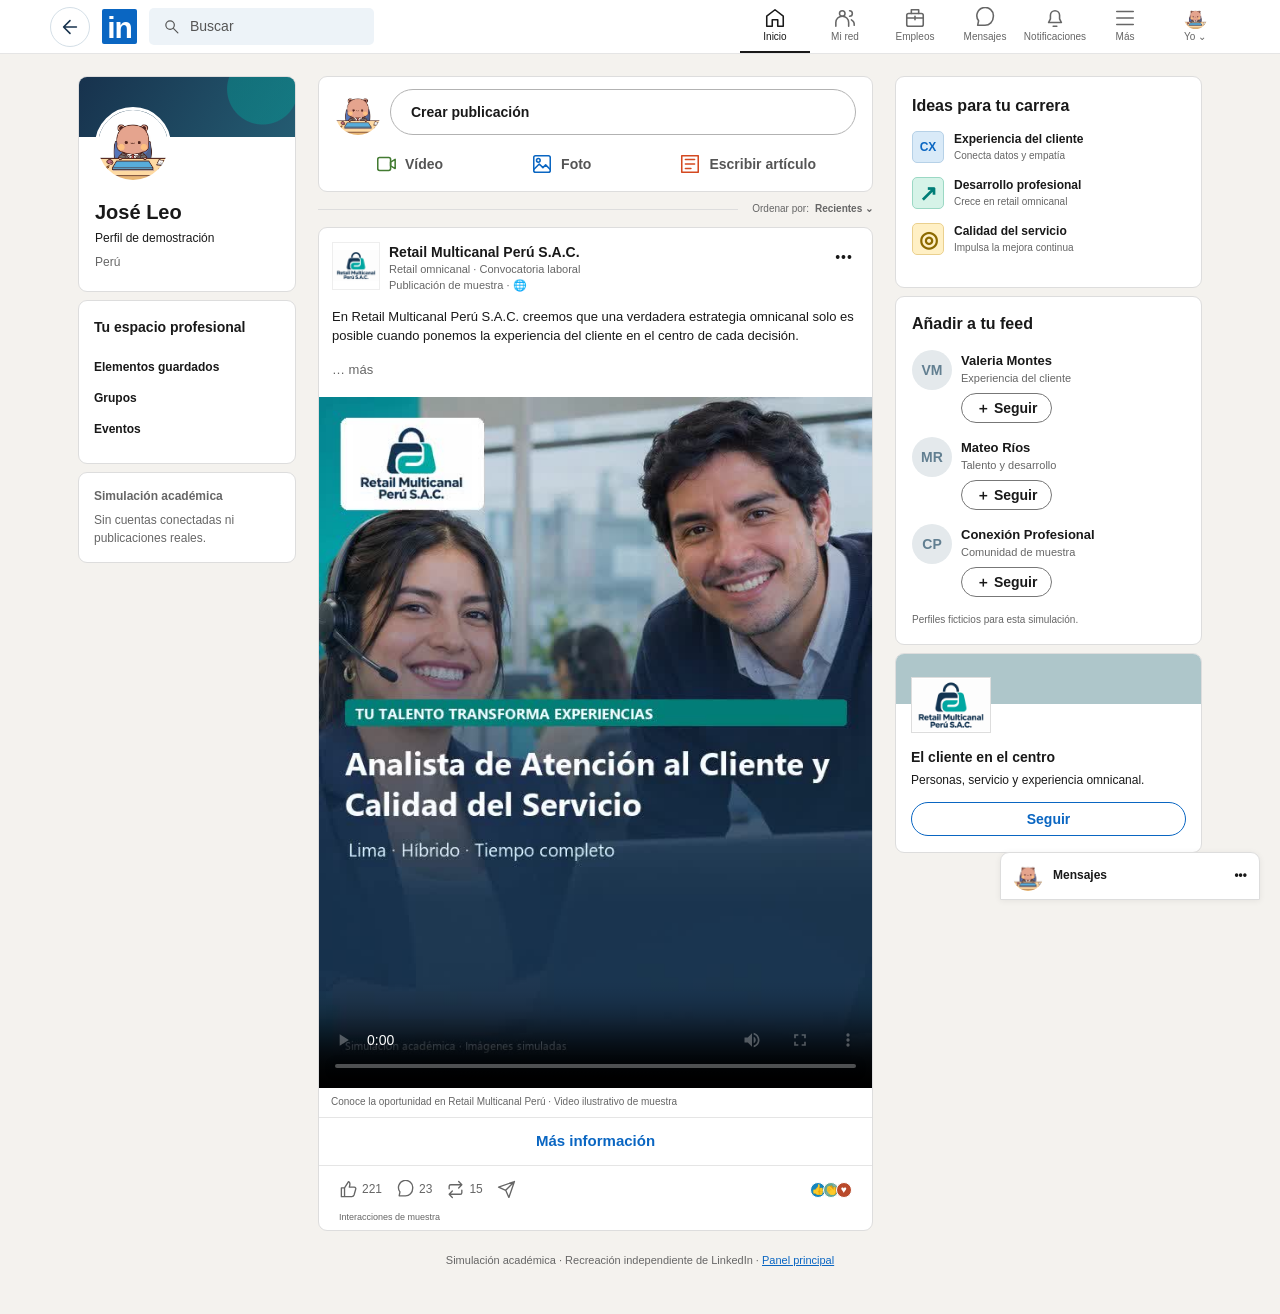
<file: linkedin/index.html>
<!doctype html>
<html lang="es">
  <head>
    <meta charset="utf-8">
    <meta name="viewport" content="width=device-width, initial-scale=1">
    <title>LinkedIn · Retail Multicanal Perú</title>
    <link rel="stylesheet" href="styles.css">
  </head>
  <body>
    <header class="li-top">
      <div class="top-inner">
        <a class="li-back" href="../index.html" aria-label="Volver al panel principal"><svg viewBox="0 0 24 24" fill="none" stroke="currentColor" stroke-width="1.7" stroke-linecap="round" stroke-linejoin="round" aria-hidden="true"><path d="m12 5-7 7 7 7M5 12h14"/></svg><span>Volver al panel principal</span></a>
        <a class="li-brand" href="../index.html" aria-label="LinkedIn · Panel principal">in</a>
        <button class="li-search" data-demo><svg viewBox="0 0 24 24" fill="none" stroke="currentColor" stroke-width="1.7" stroke-linecap="round" stroke-linejoin="round" aria-hidden="true"><circle cx="10" cy="10" r="6"/><path d="m15 15 6 6"/></svg><span>Buscar</span></button>
        <nav aria-label="Secciones de muestra">
          <button class="current" data-demo><svg viewBox="0 0 24 24" fill="none" stroke="currentColor" stroke-width="1.7" stroke-linecap="round" stroke-linejoin="round" aria-hidden="true"><path d="m3 10 9-7 9 7v11h-6v-7H9v7H3Z"/></svg><span>Inicio</span></button>
          <button data-demo><svg viewBox="0 0 24 24" fill="none" stroke="currentColor" stroke-width="1.7" stroke-linecap="round" stroke-linejoin="round" aria-hidden="true"><circle cx="9" cy="7" r="3"/><path d="M2 21v-4a7 7 0 0 1 14 0v4M17 4a3 3 0 0 1 0 6m2 4a6 6 0 0 1 3 6"/></svg><span>Mi red</span></button>
          <button data-demo><svg viewBox="0 0 24 24" fill="none" stroke="currentColor" stroke-width="1.7" stroke-linecap="round" stroke-linejoin="round" aria-hidden="true"><rect x="3" y="7" width="18" height="14" rx="2"/><path d="M8 7V3h8v4M3 12h18M12 10v4"/></svg><span>Empleos</span></button>
          <button data-demo><svg viewBox="0 0 24 24" fill="none" stroke="currentColor" stroke-width="1.7" stroke-linecap="round" stroke-linejoin="round" aria-hidden="true"><path d="M21 11a9 9 0 0 1-9 9H4l1-5a9 9 0 1 1 16-4Z"/></svg><span>Mensajes</span></button>
          <button data-demo><svg viewBox="0 0 24 24" fill="none" stroke="currentColor" stroke-width="1.7" stroke-linecap="round" stroke-linejoin="round" aria-hidden="true"><path d="M5 17h14l-2-4V9a5 5 0 0 0-10 0v4ZM10 21h4"/></svg><span>Notificaciones</span></button>
          <button data-demo><svg viewBox="0 0 24 24" fill="none" stroke="currentColor" stroke-width="1.7" stroke-linecap="round" stroke-linejoin="round" aria-hidden="true"><path d="M3 5h18M3 12h18M3 19h18"/></svg><span>Más</span></button>
          <button data-demo><img class="nav-avatar" src="../assets/perfil-linkedin.png" alt=""><span>Yo ⌄</span></button>
        </nav>
      </div>
    </header>
    <main class="li-layout">
      <aside class="left-column" aria-label="Perfil del usuario">
        <section class="panel profile-card">
          <div class="profile-cover"></div>
          <img class="profile-photo" src="../assets/perfil-linkedin.png" alt="Foto de perfil de José Leo">
          <div class="profile-content"><h1>José Leo</h1><p>Perfil de demostración</p><small>Perú</small></div>
        </section>
        <section class="panel profile-links"><h2>Tu espacio profesional</h2><button data-demo>Elementos guardados</button><button data-demo>Grupos</button><button data-demo>Eventos</button></section>
        <section class="panel academic-note"><strong>Simulación académica</strong><p>Sin cuentas conectadas ni publicaciones reales.</p></section>
      </aside>
      <div class="feed-column">
        <section class="panel composer" aria-label="Crear publicación de muestra">
          <div><img src="../assets/perfil-linkedin.png" alt=""><button class="compose-field" data-demo>Crear publicación</button></div>
          <div class="compose-options">
            <button class="video" data-demo><svg viewBox="0 0 24 24" fill="none" stroke="currentColor" stroke-width="1.7" stroke-linecap="round" stroke-linejoin="round" aria-hidden="true"><rect x="3" y="5" width="14" height="14" rx="2"/><path d="m17 10 5-3v10l-5-3Z"/></svg>Vídeo</button>
            <button class="photo" data-demo><svg viewBox="0 0 24 24" fill="none" stroke="currentColor" stroke-width="1.7" stroke-linecap="round" stroke-linejoin="round" aria-hidden="true"><rect x="3" y="3" width="18" height="18" rx="2"/><circle cx="8" cy="8" r="2"/><path d="m3 18 6-6 4 4 3-3 5 5"/></svg>Foto</button>
            <button class="article" data-demo><svg viewBox="0 0 24 24" fill="none" stroke="currentColor" stroke-width="1.7" stroke-linecap="round" stroke-linejoin="round" aria-hidden="true"><path d="M3 3h18v18H3ZM7 7h10M7 12h10M7 17h6"/></svg>Escribir artículo</button>
          </div>
        </section>
        <div class="feed-sort"><span></span>Ordenar por: <strong>Recientes ⌄</strong></div>
        <article class="panel li-post">
          <header class="post-author"><img src="../assets/logo.png" alt="Logo de Retail Multicanal Perú"><div><strong>Retail Multicanal Perú S.A.C.</strong><small>Retail omnicanal · Convocatoria laboral</small><small>Publicación de muestra · 🌐</small></div><button data-demo aria-label="Opciones del post">•••</button></header>
          <div class="post-copy">
            <p>En Retail Multicanal Perú S.A.C. creemos que una verdadera estrategia omnicanal solo es posible cuando ponemos la experiencia del cliente en el centro de cada decisión.</p>
            <details class="post-details"><summary><span class="more">… más</span><span class="less">Mostrar menos</span></summary><div>
          
          <p>En esta oportunidad, nuestro equipo de Customer Experience (CX) sigue creciendo y nos encontramos en la búsqueda de un/a profesional talentoso/a para asumir el rol de:</p>
          <p>Analista de Atención al Cliente y Calidad del Servicio</p>
          <p>Buscamos a un perfil analítico, empático y orientado a resultados, capaz de transformar datos e indicadores de servicio (CSAT, NPS, FCR) en planes de acción concretos que impacten positivamente en la fidelidad de nuestros usuarios.</p>
          <p>¿Qué perfil estamos sumando a la familia?</p>
          <p>Buscamos profesionales graduados/as en Administración, Ingeniería Industrial o Comunicaciones, con mínimo 2 años de trayectoria sólida en postventa, calidad o CX dentro de empresas de Retail o E-commerce. Es clave contar con dominio de herramientas CRM (Salesforce/Zendesk), análisis de indicadores y manejo normativo ante el Indecopi.</p>
          <p>¿Por qué sumarte a Retail Multicanal Perú?</p>
          <p>Ofrecemos un entorno dinámico, esquema de trabajo híbrido, bonos por metas de satisfacción y un plan de desarrollo profesional diseñado para impulsar tu talento dentro del sector retail omnicanal.</p>
          <p>¿Te interesa el reto o conoces a alguien perfecto para el puesto?</p>
          <p>Te invitamos a postular a través de nuestro portal oficial o dejarnos tu CV directo en el link del primer comentario</p>
          <p>¡Ayúdanos a compartir esta publicación o etiqueta a los/as profesionales de tu red que puedan estar buscando dar su siguiente gran paso en CX!</p>
          <p class="hashtags">#RetailPerú #CustomerExperience #EmpleoPerú #SelecciónDePersonal #CXJobs #OportunidadLaboral</p>
        </div></details>
          </div>
          <video class="recruitment-video" controls playsinline preload="metadata" poster="../videos/linkedin/linkedin-video-portada.jpg" aria-label="Video de convocatoria: Analista de Atención al Cliente y Calidad del Servicio">
            <source src="../videos/linkedin/linkedin-convocatoria-revisado.mp4" type="video/mp4">
            <track kind="captions" src="../videos/linkedin/linkedin-convocatoria.vtt" srclang="es" label="Español">
            Tu navegador no puede reproducir este video. <a href="../videos/linkedin/linkedin-convocatoria-revisado.mp4">Abrir video</a>.
          </video>
          <p class="video-note">Conoce la oportunidad en Retail Multicanal Perú · Video ilustrativo de muestra</p>
          <div class="post-information">
            <button data-demo>Más información</button>
          </div>
          <div class="post-metrics" aria-label="Interacciones ilustrativas del post">
            <button data-demo aria-label="Recomendar · 221 de muestra"><svg viewBox="0 0 24 24" fill="none" stroke="currentColor" stroke-width="1.7" stroke-linecap="round" stroke-linejoin="round" aria-hidden="true"><path d="M7 10H3v11h4ZM7 10l5-8c3 1 2 4 1 7h6a2 2 0 0 1 2 3l-2 7a3 3 0 0 1-3 2H7Z"/></svg><span>221</span></button>
            <button data-demo aria-label="Comentar · 23 de muestra"><svg viewBox="0 0 24 24" fill="none" stroke="currentColor" stroke-width="1.7" stroke-linecap="round" stroke-linejoin="round" aria-hidden="true"><path d="M21 11a9 9 0 0 1-9 9H4l1-5a9 9 0 1 1 16-4Z"/></svg><span>23</span></button>
            <button data-demo aria-label="Compartir · 15 de muestra"><svg viewBox="0 0 24 24" fill="none" stroke="currentColor" stroke-width="1.7" stroke-linecap="round" stroke-linejoin="round" aria-hidden="true"><path d="m16 2 4 4-4 4M4 11V8a2 2 0 0 1 2-2h14M8 22l-4-4 4-4m12-1v3a2 2 0 0 1-2 2H4"/></svg><span>15</span></button>
            <button data-demo aria-label="Enviar"><svg viewBox="0 0 24 24" fill="none" stroke="currentColor" stroke-width="1.7" stroke-linecap="round" stroke-linejoin="round" aria-hidden="true"><path d="m22 2-7 20-4-9-9-4 20-7ZM11 13 22 2"/></svg></button>
            <div class="metric-reactions" aria-label="Reacciones de muestra">
              <span class="reaction-like" aria-hidden="true">👍</span>
              <span class="reaction-support" aria-hidden="true">👏</span>
              <span class="reaction-love" aria-hidden="true">♥</span>
            </div>
          </div>
          <p class="metric-disclaimer">Interacciones de muestra</p>
        </article>
      </div>
      <aside class="right-column" aria-label="Contenido complementario de muestra">
        <section class="panel today"><h2>Ideas para tu carrera</h2><div><span class="idea-icon">CX</span><p><strong>Experiencia del cliente</strong><small>Conecta datos y empatía</small></p></div><div><span class="idea-icon teal">↗</span><p><strong>Desarrollo profesional</strong><small>Crece en retail omnicanal</small></p></div><div><span class="idea-icon gold">◎</span><p><strong>Calidad del servicio</strong><small>Impulsa la mejora continua</small></p></div></section>
        <section class="panel suggestions"><h2>Añadir a tu feed</h2>
          <div class="suggestion"><span class="initials">VM</span><div><strong>Valeria Montes</strong><small>Experiencia del cliente</small><button data-demo>＋ Seguir</button></div></div>
          <div class="suggestion"><span class="initials">MR</span><div><strong>Mateo Ríos</strong><small>Talento y desarrollo</small><button data-demo>＋ Seguir</button></div></div>
          <div class="suggestion"><span class="initials">CP</span><div><strong>Conexión Profesional</strong><small>Comunidad de muestra</small><button data-demo>＋ Seguir</button></div></div>
          <p class="fiction-note">Perfiles ficticios para esta simulación.</p>
        </section>
        <section class="panel company-highlight"><div></div><img src="../assets/logo.png" alt="Retail Multicanal Perú"><h2>El cliente en el centro</h2><p>Personas, servicio y experiencia omnicanal.</p><button data-demo>Seguir</button></section>
      </aside>
    </main>
    <footer class="page-note">Simulación académica · Recreación independiente de LinkedIn · <a href="../index.html">Panel principal</a></footer>
    <button class="messages-dock" data-demo><img src="../assets/perfil-linkedin.png" alt=""><span>Mensajes</span><span>•••</span></button>
    <dialog aria-labelledby="demo-title">
      <button class="dialog-close" aria-label="Cerrar aviso">✕</button>
      <h2 id="demo-title">Esta es una demostración</h2>
      <p>Simulación académica. No se envían CV, mensajes ni datos, y no se abren enlaces externos.</p>
      <p>El correo y las indicaciones pertenecen al documento de la convocatoria. Los enlaces de postulación no fueron proporcionados.</p>
    </dialog>
    <script src="script.js"></script>
  </body>
</html>
</file>
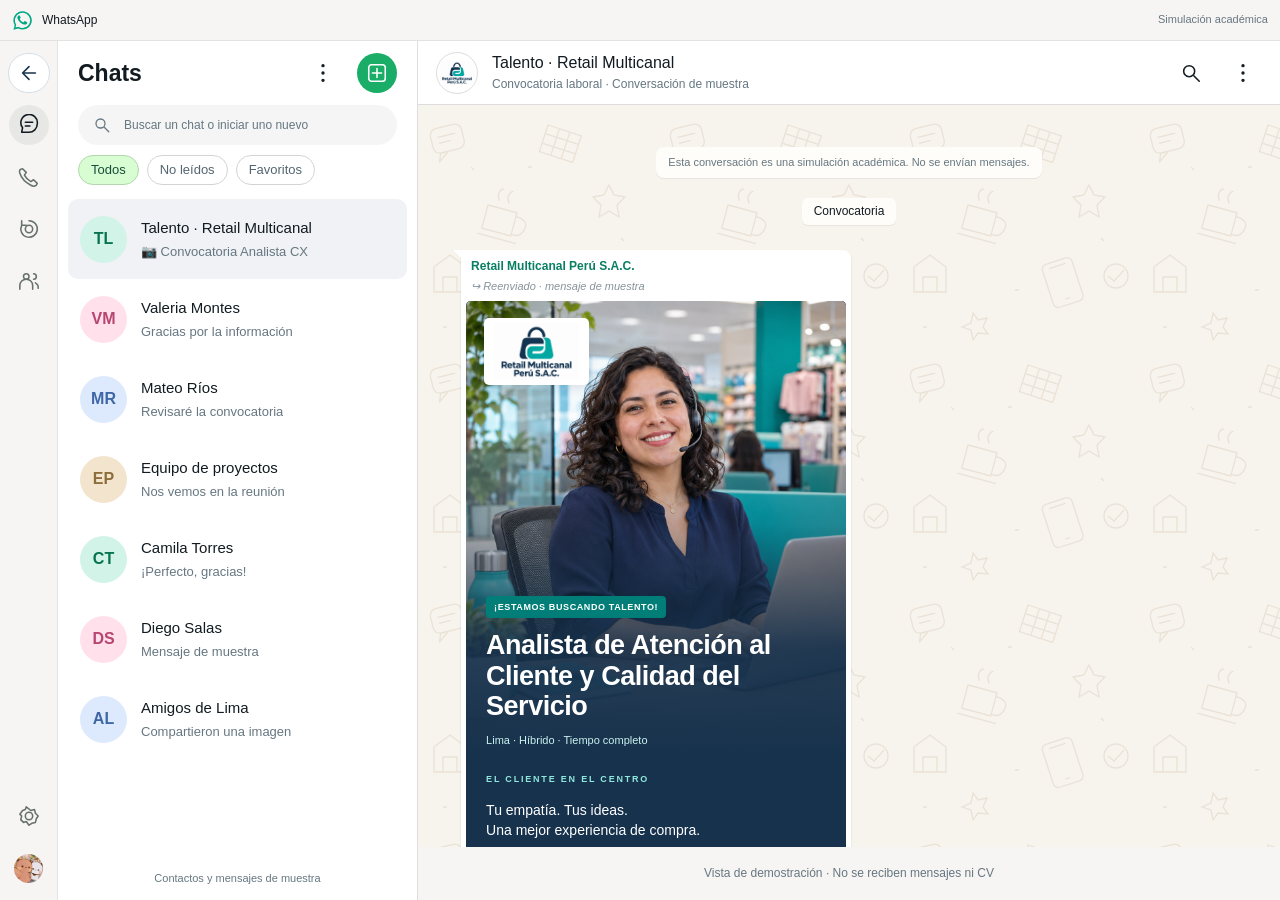
<file: whatsapp/index.html>
<!doctype html>
<html lang="es">
  <head>
    <meta charset="utf-8">
    <meta name="viewport" content="width=device-width, initial-scale=1">
    <title>WhatsApp · Convocatoria Retail Multicanal</title>
    <link rel="stylesheet" href="styles.css">
  </head>
  <body>
    <header class="app-title"><svg class="wa-mark" viewBox="0 0 32 32" aria-hidden="true">
      <path fill="currentColor" d="M16 2a13.8 13.8 0 0 0-11.9 20.8L2.2 30l7.4-1.9A13.9 13.9 0 1 0 16 2Zm0 25.5a11.6 11.6 0 0 1-5.9-1.6l-.4-.2-4.4 1.1 1.2-4.3-.3-.5A11.6 11.6 0 1 1 16 27.5Z"/>
      <path fill="currentColor" d="M12.2 9c-.3-.7-.6-.7-.9-.7h-.8c-.3 0-.7.1-1 .5-.4.4-1.3 1.3-1.3 3.1s1.3 3.5 1.5 3.7c.2.3 2.6 4 6.3 5.6 3.1 1.3 3.7 1 4.4.9.7-.1 2.2-.9 2.5-1.7.3-.9.3-1.6.2-1.8-.1-.2-.4-.3-.8-.5l-2.5-1.2c-.3-.1-.6-.2-.8.2-.3.4-1 1.2-1.2 1.4-.2.2-.4.3-.8.1-.4-.2-1.6-.6-3-1.9-1.1-1-1.9-2.2-2.1-2.6-.2-.4 0-.6.2-.8l.6-.7.4-.6c.1-.3.1-.5 0-.7L12.2 9Z"/>
    </svg> WhatsApp <span class="simulation">Simulación académica</span></header>
    <main class="wa-app">
      <nav class="rail" aria-label="Navegación de muestra">
        <a class="wa-back" href="../index.html" aria-label="Volver al panel principal"><svg viewBox="0 0 24 24" fill="none" stroke="currentColor" stroke-width="1.7" stroke-linecap="round" stroke-linejoin="round" aria-hidden="true"><path d="m12 5-7 7 7 7M5 12h14"/></svg><span>Volver al panel principal</span></a>
        <button class="active" data-demo aria-label="Chats"><svg viewBox="0 0 24 24" fill="none" stroke="currentColor" stroke-width="1.7" stroke-linecap="round" stroke-linejoin="round" aria-hidden="true"><path d="M21 11a9 9 0 0 1-9 9H4l1-5a9 9 0 1 1 16-4Z"/><path d="M8 9h8m-8 4h5"/></svg></button>
        <button data-demo aria-label="Llamadas"><svg viewBox="0 0 24 24" fill="none" stroke="currentColor" stroke-width="1.7" stroke-linecap="round" stroke-linejoin="round" aria-hidden="true"><path d="m5 3 4 4-2 3c2 4 3 5 7 7l3-2 4 4c-1 3-4 4-7 2C8 18 4 14 2 8 1 5 2 3 5 3Z"/></svg></button>
        <button data-demo aria-label="Estados"><svg viewBox="0 0 24 24" fill="none" stroke="currentColor" stroke-width="1.7" stroke-linecap="round" stroke-linejoin="round" aria-hidden="true"><path d="M12 3a9 9 0 1 1-8 5M4 3v5h5"/><circle cx="12" cy="12" r="4"/></svg></button>
        <button data-demo aria-label="Comunidades"><svg viewBox="0 0 24 24" fill="none" stroke="currentColor" stroke-width="1.7" stroke-linecap="round" stroke-linejoin="round" aria-hidden="true"><circle cx="9" cy="7" r="3"/><path d="M2 21v-4a7 7 0 0 1 14 0v4M17 4a3 3 0 0 1 0 6m2 4a6 6 0 0 1 3 6"/></svg></button>
        <div class="rail-bottom"><button data-demo aria-label="Configuración"><svg viewBox="0 0 24 24" fill="none" stroke="currentColor" stroke-width="1.7" stroke-linecap="round" stroke-linejoin="round" aria-hidden="true"><circle cx="12" cy="12" r="4"/><path d="m9 2-1 3-3 1-3 4 2 2-1 4 3 3 3-1 3 4 3-2 4-1 1-4 2-3-3-3-1-4-4 1Z"/></svg></button><button data-demo aria-label="Perfil de José Leo"><img src="../assets/1785306282829.jpg" alt=""></button></div>
      </nav>
      <aside class="chat-list" aria-label="Lista de conversaciones ficticias">
        <div class="list-heading"><h1>Chats</h1><button data-demo aria-label="Opciones de chats"><svg viewBox="0 0 24 24" fill="none" stroke="currentColor" stroke-width="1.7" stroke-linecap="round" stroke-linejoin="round" aria-hidden="true"><circle cx="12" cy="4" r="1"/><circle cx="12" cy="12" r="1"/><circle cx="12" cy="20" r="1"/></svg></button><button class="new-chat" data-demo aria-label="Nuevo chat"><svg viewBox="0 0 24 24" fill="none" stroke="currentColor" stroke-width="1.7" stroke-linecap="round" stroke-linejoin="round" aria-hidden="true"><rect x="3" y="3" width="18" height="18" rx="3"/><path d="M12 7v10M7 12h10"/></svg></button></div>
        <button class="search" data-demo><svg viewBox="0 0 24 24" fill="none" stroke="currentColor" stroke-width="1.7" stroke-linecap="round" stroke-linejoin="round" aria-hidden="true"><circle cx="10" cy="10" r="6"/><path d="m15 15 6 6"/></svg><span>Buscar un chat o iniciar uno nuevo</span></button>
        <div class="filters"><button class="chosen" data-demo>Todos</button><button data-demo>No leídos</button><button data-demo>Favoritos</button></div>
        <div class="contacts">
          <button class="contact selected" data-demo><span class="contact-avatar color-0">TL</span><span class="contact-copy"><strong>Talento · Retail Multicanal</strong><small>📷 Convocatoria Analista CX</small></span></button>
          <button class="contact " data-demo><span class="contact-avatar color-1">VM</span><span class="contact-copy"><strong>Valeria Montes</strong><small>Gracias por la información</small></span></button>
          <button class="contact " data-demo><span class="contact-avatar color-2">MR</span><span class="contact-copy"><strong>Mateo Ríos</strong><small>Revisaré la convocatoria</small></span></button>
          <button class="contact " data-demo><span class="contact-avatar color-3">EP</span><span class="contact-copy"><strong>Equipo de proyectos</strong><small>Nos vemos en la reunión</small></span></button>
          <button class="contact " data-demo><span class="contact-avatar color-0">CT</span><span class="contact-copy"><strong>Camila Torres</strong><small>¡Perfecto, gracias!</small></span></button>
          <button class="contact " data-demo><span class="contact-avatar color-1">DS</span><span class="contact-copy"><strong>Diego Salas</strong><small>Mensaje de muestra</small></span></button>
          <button class="contact " data-demo><span class="contact-avatar color-2">AL</span><span class="contact-copy"><strong>Amigos de Lima</strong><small>Compartieron una imagen</small></span></button>
        </div>
        <p class="list-note">Contactos y mensajes de muestra</p>
      </aside>
      <section class="conversation" aria-label="Conversación de convocatoria">
        <header class="conversation-header"><img src="../assets/logo.png" alt="Logo de Retail Multicanal Perú"><div><strong>Talento · Retail Multicanal</strong><small>Convocatoria laboral · Conversación de muestra</small></div><button data-demo aria-label="Buscar en la conversación"><svg viewBox="0 0 24 24" fill="none" stroke="currentColor" stroke-width="1.7" stroke-linecap="round" stroke-linejoin="round" aria-hidden="true"><circle cx="10" cy="10" r="6"/><path d="m15 15 6 6"/></svg></button><button data-demo aria-label="Opciones de conversación"><svg viewBox="0 0 24 24" fill="none" stroke="currentColor" stroke-width="1.7" stroke-linecap="round" stroke-linejoin="round" aria-hidden="true"><circle cx="12" cy="4" r="1"/><circle cx="12" cy="12" r="1"/><circle cx="12" cy="20" r="1"/></svg></button></header>
        <div class="conversation-scroll">
          <p class="privacy-note">Esta conversación es una simulación académica. No se envían mensajes.</p>
          <div class="day-label">Convocatoria</div>
          <article class="bubble">
            <div class="sender">Retail Multicanal Perú S.A.C.</div>
            <div class="forward">↪ Reenviado · mensaje de muestra</div>
            <section class="poster" aria-label="Afiche de convocatoria">
              <div class="wa-recruitment-hero">
                <img class="wa-hero-photo" src="../assets/whatsapp-equipo-cx.png" alt="Profesional de atención al cliente con auriculares en su oficina; imagen simulada">
                <div class="wa-hero-shade" aria-hidden="true"></div>
                <img class="wa-hero-logo" src="../assets/logo.png" alt="Retail Multicanal Perú S.A.C.">
                <div class="wa-hero-copy">
                  <span class="wa-hero-kicker">¡ESTAMOS BUSCANDO TALENTO!</span>
                  <h2>Analista de Atención al Cliente y Calidad del Servicio</h2>
                  <p>Lima · Híbrido · Tiempo completo</p>
                </div>
              </div>
            <div class="poster-inner">
              <span class="eyebrow">EL CLIENTE EN EL CENTRO</span>
              <p>Tu empatía. Tus ideas.<br>Una mejor experiencia de compra.</p>
              <ul>
                <li>+2 años en Postventa / CX en Retail o E-commerce</li>
                <li>CRM Zendesk / Salesforce</li>
                <li>Indecopi / Libro de Reclamaciones</li>
              </ul>
              <div class="poster-benefits">Trabajo híbrido · Bono por desempeño<br>Descuentos · Crecimiento profesional</div>
              <footer>Envía tu CV: <strong>talento@retailmulticanal.pe</strong><br>Asunto: Analista CX<br><small class="wa-simulation-credit">Imagen simulada</small></footer>
            </div>
          </section>
            <div class="copy">
              <p>¡Buscamos al próximo ANALISTA DE ATENCIÓN AL CLIENTE Y CALIDAD DEL SERVICIO!</p>
              <details class="message-details"><summary>Leer más</summary><div>
            
            <p>En Retail Multicanal Perú S.A.C. estamos transformando la experiencia de compra en nuestras tiendas y canal online. 📲✨</p>
            <p>¿Te apasiona resolver problemas, analizar datos y llevar la satisfacción del cliente al siguiente nivel? ¡Este puesto es para ti! 🙌</p>
            <p>📌 ¿Cuál será tu reto?</p>
            <p>Analizar métricas CX (CSAT/NPS), auditar la calidad de atención y solucionar reclamos con empatía y rapidez 📊💡.</p>
            <h2>🔑 Requisitos clave (Filtro Llave):</h2>
            <p>🎓 Bachiller/Licenciado en Administración, Ing. Industrial o afines.</p>
            <p>⏱️ +2 años de experiencia en Postventa / CX dentro del sector Retail o E-commerce (¡Indispensable!) 🛒.</p>
            <p>💻 Manejo de CRM (Zendesk/Salesforce) e Indecopi / Libro de Reclamaciones.</p>
            <p>✨ ¿Qué te ofrecemos?</p>
            <p>💻 Modalidad de trabajo Híbrida 🏡🏢.</p>
            <p>💰 Bono por desempeño en satisfacción del cliente 🎯.</p>
            <p>🛍️ Superdescuentos exclusivos en nuestra cadena de tiendas.</p>
            <p>🌱 Oportunidades de crecimiento y excelente ambiente laboral 👥.</p>
            <p>📩 ¿Listo/a para dar el salto?</p>
            <p>Envía tu CV a: talento@retailmulticanal.pe con el asunto &quot;Analista CX&quot; o postula directo en el enlace de nuestra biografía 🔗👇</p>
            <p>¡Etiqueta a tu amigo/a crack en Customer Experience! 😉</p>
          </div></details>
            </div>
            <button class="message-cta" data-demo>↗ Más información / Postular</button>
          </article>
        </div>
        <footer class="conversation-footer">Vista de demostración · No se reciben mensajes ni CV</footer>
      </section>
    </main>
    <dialog aria-labelledby="demo-title">
      <button class="dialog-close" aria-label="Cerrar aviso">✕</button>
      <h2 id="demo-title">Esta es una demostración</h2>
      <p>Simulación académica. No se envían CV, mensajes ni datos, y no se abren enlaces externos.</p>
      <p>El correo y las indicaciones pertenecen al documento de la convocatoria. Los enlaces de postulación no fueron proporcionados.</p>
    </dialog>
    <script src="script.js"></script>
  </body>
</html>
</file>
<file: bumeran/styles.css>
* {
  box-sizing: border-box
}

body {
  margin: 0;
  background: #ecf1f7;
  color: #101936;
  font: 15px/1.6 "Segoe UI", Arial, sans-serif
}

button, a {
  font: inherit
}

button {
  cursor: pointer
}

a {
  color: #1818ff
}

button:focus-visible, a:focus-visible {
  outline: 3px solid #087d8a;
  outline-offset: 4px
}

.site-header {
  background: white;
  box-shadow: 0 2px 7px #15233a13
}

.header-main, .header-nav {
  max-width: 1440px;
  margin: auto;
  padding: 10px 32px;
  display: flex;
  align-items: center;
  gap: 24px
}

.header-main {
  min-height: 62px
}

.brand {
  text-decoration: none;
  color: #1800ff;
  font-size: 29px;
  letter-spacing: -1.5px;
  font-weight: 450;
  display: flex;
  align-items: center;
  line-height: 1
}

.brand-symbol {
  font-size: 58px;
  line-height: .5;
  font-weight: 800;
  color: #1700ff;
  text-shadow: -3px -2px #00dbcf, -5px -4px #ff009b;
  margin-right: 5px;
  transform: translateY(-2px)
}

.search-preview {
  border: 1px solid #c5c5d1;
  border-radius: 8px;
  background: #f5f5f7;
  color: #6c6d80;
  min-height: 38px;
  display: flex;
  align-items: center;
  text-align: left;
  gap: 18px;
  padding: 7px 12px;
  font-size: 13px;
  flex: 1;
  max-width: 620px
}

.search-place {
  border-left: 1px solid #dedee6;
  border-right: 1px solid #dedee6;
  padding: 0 20px;
  margin-left: auto;
  white-space: nowrap
}

.search-preview svg {
  color: #101936;
  width: 19px;
  height: 19px
}

.header-context {
  margin-left: auto;
  color: #626376;
  font-size: 13px
}

.header-nav {
  padding-top: 0;
  padding-bottom: 12px;
  font-size: 13px;
  gap: 20px
}

.header-nav button {
  background: none;
  border: 0;
  color: #57596c;
  padding: 4px 0
}

.header-nav button span {
  color: #1818ff;
  margin-left: 16px
}

.header-nav i {
  height: 16px;
  border-left: 1px solid #c5c5d1
}

.header-nav a {
  margin-left: auto;
  text-decoration: none
}

.page {
  max-width: 1440px;
  margin: auto;
  padding: 24px 32px
}

.breadcrumb {
  display: flex;
  align-items: center;
  gap: 18px;
  flex-wrap: wrap;
  color: #1818ff;
  font-size: 13px;
  margin: 0 0 20px
}

.breadcrumb a {
  text-decoration: none
}

.job-header {
  background: white;
  border-radius: 9px;
  display: flex;
  gap: 17px;
  align-items: center;
  padding: 16px 20px;
  margin-bottom: 28px
}

.logo {
  width: 90px;
  height: 60px;
  object-fit: contain;
  border: 1px solid #cccdd6;
  border-radius: 2px;
  padding: 4px
}

.job-identity {
  min-width: 0
}

h1 {
  font-size: 18px;
  line-height: 1.35;
  margin: 0 0 4px;
  font-weight: 650
}

.company-row {
  display: flex;
  gap: 12px;
  align-items: center;
  flex-wrap: wrap;
  font-size: 12px;
  color: #57596c
}

.divider {
  color: #bfc1ce
}

.text-button {
  padding: 0;
  background: none;
  border: 0;
  color: #1818ff;
  text-decoration: underline;
  font-size: 12px
}

.job-actions {
  display: flex;
  gap: 14px;
  margin-left: auto;
  flex-shrink: 0
}

.icon-button {
  border: 0;
  background: white;
  color: #505065;
  padding: 7px;
  display: grid;
  place-items: center;
  min-height: 40px;
  min-width: 40px
}

.icon-button:hover {
  background: #f1f2ff;
  border-radius: 50%
}

svg {
  width: 22px;
  height: 22px;
  flex-shrink: 0
}

.columns {
  display: grid;
  grid-template-columns: minmax(0,2fr) minmax(290px,1fr);
  gap: 24px;
  align-items: start
}

.employment {
  min-width: 0
}

.detail-tabs {
  background: white;
  border-radius: 8px;
  display: flex;
  overflow: hidden;
  margin-bottom: 24px;
  min-height: 50px
}

.detail-tabs>* {
  flex: 1;
  display: grid;
  place-items: center;
  text-align: center;
  padding: 12px;
  border: 0;
  border-bottom: 4px solid transparent;
  background: white;
  font-weight: 650;
  line-height: 1.4;
  color: #828292
}

.detail-tabs .active {
  border-bottom-color: #2222ff;
  color: #1818ff
}

.detail-tabs button:hover {
  background: #f7f7ff
}

.description {
  background: white;
  border-radius: 9px;
  padding: 25px 24px 32px
}

.location {
  display: flex;
  align-items: center;
  gap: 9px;
  color: #636c86;
  font-size: 13px;
  margin: 0 0 16px
}

.location svg {
  color: #14144b;
  width: 20px;
  height: 20px
}

h2 {
  font-size: 18px;
  line-height: 1.4;
  margin: 0 0 18px;
  font-weight: 650
}

.description h2 {
  display: flex;
  align-items: center;
  gap: 9px
}

.description h3 {
  font-size: 15px;
  font-weight: 700;
  margin: 26px 0 16px;
  line-height: 1.5
}

.description p {
  margin: 0 0 20px
}

.description ul {
  padding-left: 39px;
  margin: 0 0 24px
}

.description li {
  padding-left: 0;
  margin-bottom: 7px
}

p, li, dd, h1 {
  overflow-wrap: break-word
}

.sidebar {
  display: grid;
  gap: 20px
}

.panel {
  background: white;
  padding: 20px 17px;
  border-radius: 9px
}

.application h2 {
  font-size: 22px;
  margin-bottom: 10px
}

.application>p {
  color: #626c83
}

.application .eyebrow {
  color: #1818ff;
  font-size: 11px;
  letter-spacing: 1.5px;
  font-weight: 700;
  margin: 0 0 12px
}

.facts {
  background: #eeeef8;
  border-radius: 8px;
  padding: 14px 16px;
  margin: 20px 0;
  display: grid;
  gap: 10px
}

.facts div {
  display: flex;
  justify-content: space-between;
  gap: 12px
}

.facts dt {
  font-size: 13px;
  color: #62627b
}

.facts dd {
  color: #1717dc;
  font-weight: 650;
  font-size: 14px;
  margin: 0
}

.apply {
  background: #2020ed;
  border: 0;
  color: white;
  font-weight: 700;
  width: 100%;
  border-radius: 9px;
  min-height: 49px;
  padding: 12px 20px
}

.apply:hover {
  background: #0808cc
}

.notice {
  font-size: 11px;
  line-height: 1.55;
  margin: 0
}

.company-panel h2 {
  font-size: 16px
}

.company-panel dl {
  margin: 0
}

.company-panel dt {
  font-weight: 650;
  margin-bottom: 2px
}

.company-panel dd {
  color: #65708b;
  margin: 0 0 18px
}

.company-panel p {
  margin: 12px 0 2px
}

.outline {
  background: white;
  color: #1818ff;
  border: 1px solid #2828ff;
  border-radius: 9px;
  padding: 14px;
  min-height: 50px;
  font-weight: 650
}

.outline:hover {
  background: #f5f5ff
}

.academic {
  text-align: center;
  font-size: 12px;
  color: #64708a;
  padding: 8px 20px 28px
}

.academic a {
  color: #2424ce
}

dialog {
  color: #101936;
  border: 0;
  border-radius: 12px;
  padding: 28px;
  max-width: 440px;
  width: calc(100% - 36px);
  box-shadow: 0 20px 80px #0003
}

dialog::backdrop {
  background: #10193688
}

.dialog-close {
  float: right;
  background: #eeeef8;
  border: 0;
  border-radius: 50%;
  width: 35px;
  height: 35px;
  margin-left: 12px
}

dialog p {
  overflow-wrap: anywhere
}

@media(max-width:1000px) {
  .header-context {
    display: none
  }
  .page {
    padding: 24px
  }
  .header-main, .header-nav {
    padding-left: 24px;
    padding-right: 24px
  }
  .columns {
    grid-template-columns: minmax(0,1.7fr) minmax(260px,1fr)
  }
  .job-actions {
    gap: 4px
  }
  .job-header {
    gap: 12px
  }
  .search-place {
    padding: 0 10px
  }
  .search-preview {
    gap: 10px
  }
}

@media(max-width:760px) {
  .columns {
    grid-template-columns: minmax(0,1fr)
  }
  .sidebar {
    grid-template-columns: minmax(0,1fr)
  }
  .header-main {
    flex-wrap: wrap;
    gap: 16px;
    padding-top: 20px
  }
  .search-preview {
    flex-basis: 100%;
    max-width: none
  }
  .search-place {
    display: none
  }
  .header-nav {
    gap: 16px
  }
  .header-nav a {
    font-size: 12px
  }
  .job-header {
    flex-wrap: wrap;
    margin-bottom: 20px
  }
  .job-identity {
    flex: 1;
    min-width: 160px
  }
  .job-actions {
    margin-left: 0;
    width: 100%;
    justify-content: flex-end;
    border-top: 1px solid #eeeef3;
    padding-top: 8px
  }
  .sidebar .application {
    order: 0
  }
  .breadcrumb {
    gap: 10px
  }
  .description ul {
    padding-left: 22px
  }
}

@media(max-width:440px) {
  .page {
    padding: 18px 12px
  }
  .header-main, .header-nav {
    padding-left: 18px;
    padding-right: 18px
  }
  .header-nav {
    gap: 12px
  }
  .header-nav i, .header-nav a {
    display: none
  }
  .job-header {
    padding: 16px 14px
  }
  .logo {
    width: 68px;
    height: 53px
  }
  h1 {
    font-size: 17px
  }
  .company-row {
    gap: 7px
  }
  .description {
    padding: 22px 18px
  }
  .detail-tabs>* {
    font-size: 13px
  }
  .description h2 {
    font-size: 17px
  }
  .description {
    font-size: 14px
  }
  .breadcrumb {
    font-size: 12px
  }
  .company-row .divider {
    display: none
  }
  .facts div {
    flex-wrap: wrap
  }
}

/* Retorno al panel principal */
.back-panel {
  display: flex;
  align-items: center;
  gap: 10px;
  width: fit-content;
  max-width: calc(100% - 32px);
  margin: 16px 0 16px 16px;
  padding: 10px 16px;
  border: 1px solid #d4dfe7;
  border-radius: 999px;
  background: #ffffff;
  color: #17324d;
  font: 600 14px/1.4 "Segoe UI", Arial, sans-serif;
  text-decoration: none;
  box-shadow: 0 2px 6px #17324d0a;
}

.back-panel:hover {
  background: #e8f6f4;
  border-color: #007e77;
}

.back-panel:focus-visible {
  outline: 3px solid #007e77;
  outline-offset: 4px;
}

.back-panel svg {
  width: 20px;
  height: 20px;
  flex-shrink: 0;
}

/* Retorno integrado en el encabezado */
.header-main .back-panel {
  margin: 0;
  flex-shrink: 0;
  max-width: 100%;
  padding: 8px 12px;
  font-size: 13px;
}

/* El retorno crece dentro del flujo y desplaza el resto del encabezado. */
.header-main .back-panel {
  display: inline-flex;
  gap: 0;
  padding: 9px;
  min-height: 40px;
  overflow: hidden;
}

.header-main .back-panel > span {
  display: block;
  max-width: 0;
  margin-left: 0;
  opacity: 0;
  white-space: nowrap;
  overflow: hidden;
  transition: max-width 260ms ease, margin-left 260ms ease, opacity 180ms ease;
}

.header-main .back-panel:hover > span, .header-main .back-panel:focus-visible > span {
  max-width: 190px;
  margin-left: 9px;
  opacity: 1;
}

@media (prefers-reduced-motion:reduce) {
  .header-main .back-panel > span {
    transition: none;
  }
}
</file>
<file: computrabajo/styles.css>
* {
  box-sizing: border-box
}

body {
  margin: 0;
  background: #f5fafc;
  color: #12345c;
  font-family: "Segoe UI", Arial, sans-serif;
  font-size: 16px;
  line-height: 1.45
}

button, a {
  -webkit-tap-highlight-color: transparent
}

button {
  font: inherit;
  cursor: pointer
}

button:focus-visible, a:focus-visible {
  outline: 3px solid #007bc4;
  outline-offset: 4px
}

.site-header {
  max-width: 1060px;
  margin: auto;
  min-height: 84px;
  display: flex;
  align-items: center;
  justify-content: space-between;
  gap: 24px;
  padding: 18px 30px
}

.wordmark {
  position: relative;
  text-decoration: none;
  color: #123d7d;
  font-size: 25px;
  font-weight: 600;
  letter-spacing: -1.2px;
  line-height: 1.2
}

.wordmark span {
  position: absolute;
  right: 0;
  bottom: -8px;
  width: 70px;
  height: 17px;
  border-bottom: 3px solid #ff8500;
  border-radius: 50%;
  transform: rotate(-5deg)
}

.header-label {
  font-size: 14px;
  color: #56677a
}

main {
  max-width: 1000px;
  padding: 10px 24px 0;
  margin: auto
}

.offer {
  background: #fff;
  border: 1px solid #dce1e6;
  border-radius: 11px;
  padding: 25px 30px 35px
}

.offer-heading {
  display: flex;
  align-items: flex-start;
  justify-content: space-between;
  gap: 28px
}

h1 {
  font-size: 23px;
  line-height: 1.28;
  color: #353d47;
  margin: 0 0 4px;
  font-weight: 700;
  max-width: 700px
}

.company, .location {
  margin: 3px 0
}

.company-logo {
  width: 95px;
  height: 64px;
  object-fit: contain;
  flex-shrink: 0
}

.toolbar {
  display: flex;
  align-items: center;
  gap: 10px;
  margin: 27px 0 24px
}

.apply {
  border: 0;
  border-radius: 32px;
  min-height: 52px;
  padding: 13px 35px;
  background: #123d7d;
  color: white;
  font-size: 15px;
  font-weight: 700
}

.apply:hover {
  background: #092e63
}

.icon-button {
  width: 50px;
  height: 50px;
  border: 0;
  border-radius: 50%;
  background: #eaf4fc;
  color: #124b83;
  display: grid;
  place-items: center
}

.icon-button:hover {
  background: #dbeefc
}

svg {
  height: 21px;
  width: 21px;
  flex-shrink: 0
}

hr {
  border: 0;
  border-top: 1px solid #dce1e6;
  margin: 0 0 22px
}

h2 {
  font-size: 17px;
  line-height: 1.4;
  color: #303943;
  margin: 0 0 23px;
  font-weight: 700
}

.summary {
  list-style: none;
  padding: 0;
  margin: 0 0 34px;
  display: grid;
  gap: 14px;
  font-size: 15px
}

.summary li {
  display: flex;
  align-items: center;
  gap: 18px
}

.summary svg {
  width: 17px;
  height: 17px
}

.description h2 {
  margin-bottom: 25px
}

.description h3 {
  font-size: 16px;
  color: #303943;
  margin: 28px 0 12px;
  font-weight: 650
}

.description p {
  margin: 0 0 20px
}

.description ul {
  padding-left: 20px;
  margin: 0 0 24px
}

.description li {
  padding-left: 1px;
  margin: 0 0 12px
}

.description p, .description li {
  overflow-wrap: break-word
}

.bottom-action {
  border-top: 1px solid #dce1e6;
  padding-top: 25px;
  margin-top: 26px
}

.academic {
  text-align: center;
  font-size: 12px;
  color: #647382;
  padding: 22px 20px 30px
}

.academic a {
  color: #174778;
  display: inline-block;
  margin-top: 7px
}

dialog {
  color: #12345c;
  border: 0;
  border-radius: 12px;
  padding: 28px;
  max-width: 440px;
  width: calc(100% - 36px);
  box-shadow: 0 20px 80px #0003
}

dialog::backdrop {
  background: #17324d88
}

dialog h2 {
  margin-bottom: 16px
}

.dialog-close {
  float: right;
  background: #eaf4fc;
  border: 0;
  border-radius: 50%;
  width: 35px;
  height: 35px;
  margin-left: 12px
}

dialog p {
  overflow-wrap: anywhere
}

@media(min-width:1250px) {
  main {
    max-width: 1060px
  }
  .offer {
    padding: 28px 36px 38px
  }
}

@media(max-width:600px) {
  .site-header {
    padding: 18px 18px;
    min-height: 76px
  }
  .wordmark {
    font-size: 23px
  }
  .header-label {
    font-size: 12px
  }
  main {
    padding: 6px 10px 0
  }
  .offer {
    padding: 22px 19px 28px
  }
  .offer-heading {
    gap: 12px
  }
  h1 {
    font-size: 21px
  }
  .company-logo {
    width: 65px;
    height: 48px
  }
  .company, .location {
    font-size: 14px
  }
  .toolbar {
    gap: 8px;
    flex-wrap: wrap
  }
  .apply {
    padding: 13px 25px
  }
  .icon-button {
    width: 44px;
    height: 44px
  }
  .description {
    font-size: 15px
  }
  h2 {
    font-size: 17px
  }
}

@media(max-width:360px) {
  .header-label {
    display: none
  }
  .company-logo {
    width: 52px
  }
  .offer-heading {
    gap: 8px
  }
  .toolbar {
    gap: 6px
  }
  .apply {
    padding: 13px 21px
  }
  .icon-button {
    width: 40px;
    height: 40px
  }
}

/* Retorno al panel principal */
.back-panel {
  display: flex;
  align-items: center;
  gap: 10px;
  width: fit-content;
  max-width: calc(100% - 32px);
  margin: 16px 0 16px 16px;
  padding: 10px 16px;
  border: 1px solid #d4dfe7;
  border-radius: 999px;
  background: #ffffff;
  color: #17324d;
  font: 600 14px/1.4 "Segoe UI", Arial, sans-serif;
  text-decoration: none;
  box-shadow: 0 2px 6px #17324d0a;
}

.back-panel:hover {
  background: #e8f6f4;
  border-color: #007e77;
}

.back-panel:focus-visible {
  outline: 3px solid #007e77;
  outline-offset: 4px;
}

.back-panel svg {
  width: 20px;
  height: 20px;
  flex-shrink: 0;
}

/* Retorno compacto junto al logo, expandible dentro del encabezado. */
.site-header {
  justify-content: flex-start;
  gap: 20px;
}

.site-header .header-label {
  margin-left: auto;
}

.site-header .back-panel {
  display: inline-flex;
  flex-shrink: 0;
  gap: 0;
  margin: 0;
  padding: 9px;
  min-height: 40px;
  max-width: 100%;
  overflow: hidden;
  font-size: 13px;
}

.site-header .back-panel > span {
  display: block;
  max-width: 0;
  margin-left: 0;
  opacity: 0;
  white-space: nowrap;
  overflow: hidden;
  transition: max-width 260ms ease, margin-left 260ms ease, opacity 180ms ease;
}

.site-header .back-panel:hover > span, .site-header .back-panel:focus-visible > span {
  max-width: 190px;
  margin-left: 9px;
  opacity: 1;
}

@media (max-width:600px) {
  .site-header {
    flex-wrap: wrap;
    gap: 12px;
  }
  .site-header .header-label {
    display: none;
  }
}

@media (prefers-reduced-motion:reduce) {
  .site-header .back-panel > span {
    transition: none;
  }
}
</file>
<file: facebook/styles.css>
* {
  box-sizing: border-box
}

body {
  margin: 0;
  color: #243746;
  background: #f3f5f7;
  font: 16px/1.6 "Segoe UI", Arial, sans-serif
}

button, a {
  font: inherit
}

button {
  cursor: pointer
}

button:focus-visible, a:focus-visible {
  outline: 3px solid #00a69c;
  outline-offset: 4px
}

button {
  border: 0;
  border-radius: 7px;
  padding: 10px 16px;
  color: inherit;
  background: #edf1f4
}

a {
  color: #087a83
}

header.top {
  background: white;
  border-bottom: 1px solid #dde3e8;
  display: flex;
  align-items: center;
  justify-content: space-between;
  padding: 17px max(24px,calc((100% - 1160px)/2));
  gap: 20px
}

header.top b {
  font-size: 26px;
  letter-spacing: -1px
}

header.top span {
  font-size: 14px;
  color: #65717c
}

.layout {
  max-width: 1160px;
  margin: 30px auto;
  display: grid;
  grid-template-columns: minmax(0,1fr) 300px;
  gap: 24px;
  padding: 0 24px
}

.card {
  background: white;
  border: 1px solid #e0e5ea;
  border-radius: 12px;
  padding: 30px;
  min-width: 0
}

.logo {
  width: 110px;
  height: 64px;
  object-fit: contain;
  background: white;
  border-radius: 5px
}

h1 {
  font-size: 30px;
  line-height: 1.25;
  letter-spacing: -.7px;
  color: #17324d;
  margin: 20px 0
}

h2 {
  font-size: 20px;
  line-height: 1.4;
  color: #17324d;
  margin: 28px 0 10px
}

p {
  margin: 14px 0
}

.muted, small {
  color: #697780
}

.chips {
  display: flex;
  flex-wrap: wrap;
  gap: 8px;
  margin: 22px 0
}

.chips span {
  background: #e8f6f4;
  color: #087a73;
  border-radius: 30px;
  padding: 5px 13px;
  font-size: 14px
}

.primary {
  background: #00a69c;
  color: white;
  font-weight: 650;
  padding: 13px 24px
}

.aside {
  align-self: start;
  position: sticky;
  top: 24px
}

.aside h2 {
  margin-top: 12px
}

.aside .primary {
  width: 100%
}

.note {
  text-align: center;
  font-size: 12px;
  color: #65717c;
  padding: 22px
}

.author {
  display: flex;
  align-items: center;
  gap: 12px;
  padding: 20px
}

.author .logo {
  width: 64px;
  height: 48px
}

.author strong {
  display: block;
  font-size: 15px
}

.author small {
  display: block;
  font-size: 12px
}

.dots {
  margin-left: auto
}

.post {
  padding: 0;
  overflow: hidden
}

.copy {
  padding: 0 24px 20px
}

.copy p:first-child {
  margin-top: 0
}

.actions {
  border-top: 1px solid #e4e8ec;
  display: flex;
  justify-content: space-around;
  gap: 4px;
  padding: 10px
}

.actions button {
  background: white;
  padding: 8px;
  font-size: 14px
}

.feed {
  max-width: 720px;
  margin: 28px auto;
  padding: 0 18px
}

.poster {
  background: #17324d;
  color: white;
  position: relative;
  overflow: hidden
}

.poster>.logo {
  margin: 25px 30px;
  width: 150px;
  height: 78px;
  padding: 4px
}

.poster-inner {
  padding: 0 38px 32px;
  position: relative
}

.poster h2 {
  color: white;
  font-size: 38px;
  line-height: 1.13;
  margin: 8px 0 16px;
  max-width: 510px;
  letter-spacing: -1px
}

.eyebrow {
  color: #83e7da;
  font-size: 12px;
  font-weight: 750;
  letter-spacing: 3px
}

.hiring {
  font-size: 18px;
  margin: 20px 0 8px
}

.poster .location {
  border-left: 3px solid #00a69c;
  padding-left: 12px
}

.big-cx {
  position: absolute;
  right: -8px;
  top: 110px;
  font-size: 150px;
  font-weight: 800;
  opacity: .1;
  line-height: 1;
  pointer-events: none
}

.big-cx span {
  color: #00a69c
}

.poster ul {
  padding-left: 20px;
  font-size: 14px;
  max-width: 420px
}

.poster-benefits {
  background: #00a69c;
  border-radius: 8px;
  padding: 14px 18px;
  font-size: 14px;
  margin: 24px 0
}

.poster footer {
  font-size: 13px;
  overflow-wrap: anywhere
}

.poster footer strong {
  color: #8ce7db
}

dialog {
  max-width: 440px;
  width: calc(100% - 36px);
  border: 0;
  border-radius: 14px;
  padding: 28px;
  color: #17324d;
  box-shadow: 0 20px 80px #0004
}

dialog::backdrop {
  background: #17324d99
}

dialog h2 {
  margin-top: 0
}

.dialog-close {
  float: right
}

.demo-caption {
  font-size: 12px;
  color: #65717c;
  text-align: center;
  padding: 10px;
  margin: 0
}

.facebook .top b {
  color: #0866ff
}

.facebook .feed {
  max-width: 720px
}

.instagram {
  background: #fafafa
}

.instagram .top b {
  font-family: Georgia, serif;
  font-style: italic;
  color: #262626
}

.insta-layout {
  max-width: 1100px;
  margin: 32px auto;
  display: grid;
  grid-template-columns: 1.1fr 1fr;
  padding: 0 24px
}

.insta-layout>.poster {
  border-radius: 12px 0 0 12px
}

.insta-layout>.post {
  border-radius: 0 12px 12px 0
}

.instagram .poster h2 {
  font-size: 40px
}

.instagram .poster-inner {
  padding-bottom: 40px
}

.instagram .copy {
  font-size: 14px
}

.instagram .author {
  border-bottom: 1px solid #eee;
  margin-bottom: 20px
}

.instagram .actions {
  justify-content: flex-start
}

.whatsapp {
  background: #eae6df
}

.whatsapp .top {
  background: #075e54;
  color: white
}

.whatsapp header.top span {
  color: #dbf3ec
}

.chat {
  max-width: 820px;
  margin: 26px auto;
  background: #e5ddd5;
  border: 1px solid #d5cec6;
  border-radius: 12px;
  overflow: hidden;
  box-shadow: 0 8px 40px #17324d10
}

.chat-header {
  padding: 15px 24px;
  background: #f0f2f5;
  display: flex;
  gap: 12px;
  align-items: center
}

.avatar {
  background: #00a69c;
  color: white;
  border-radius: 50%;
  width: 44px;
  height: 44px;
  display: grid;
  place-items: center
}

.chat-body {
  padding: 24px;
  background-image: radial-gradient(#b7b1a84d .7px,transparent .7px);
  background-size: 18px 18px
}

.bubble {
  max-width: 600px;
  padding: 7px;
  background: #fff;
  border-radius: 0 10px 10px;
  box-shadow: 0 2px 3px #0001
}

.forward {
  font-size: 12px;
  font-style: italic;
  color: #6f7c82;
  padding: 5px 10px
}

.bubble .poster {
  border-radius: 6px
}

.bubble .poster h2 {
  font-size: 32px
}

.bubble .copy {
  padding: 16px;
  font-size: 14px
}

.chat .primary {
  margin: 0 16px 16px;
  background: #075e54
}

.linkedin .top b {
  color: #0a66c2
}

.linkedin .layout {
  grid-template-columns: 220px minmax(0,680px) 220px;
  max-width: 1200px;
  gap: 18px
}

.linkedin .profile {
  text-align: center;
  padding: 20px
}

.linkedin .profile .logo {
  width: 150px;
  height: 90px
}

.linkedin .copy {
  font-size: 15px
}

.linkedin .banner {
  background: #17324d;
  color: white;
  padding: 24px
}

.linkedin .banner h2 {
  color: white;
  margin: 8px 0;
  font-size: 25px
}

.linkedin .banner span {
  color: #82e4d8
}

.linkedin .primary {
  background: #0a66c2
}

.computrabajo .top {
  background: #063b72;
  color: white
}

.computrabajo header.top span {
  color: #d7e6f4
}

.computrabajo .primary {
  background: #0066bd
}

.bumeran .top b {
  color: #6225a5
}

.bumeran .layout {
  max-width: 1100px
}

.bumeran .job-summary {
  border-top: 5px solid #7f3bb7
}

.bumeran .primary {
  background: #6e35a6;
  border-radius: 30px
}

.bumeran .chips span {
  background: #f3edfa;
  color: #673696
}

.bumeran h1 {
  font-size: 34px
}

.bumeran .details {
  margin-top: 24px
}

.bumeran .card {
  border-radius: 18px
}

.breadcrumb {
  max-width: 1112px;
  margin: 24px auto -10px;
  font-size: 13px;
  padding: 0 24px
}

.section-kicker {
  color: #00a69c;
  text-transform: uppercase;
  font-size: 12px;
  letter-spacing: 2px;
  font-weight: 700
}

@media(max-width:850px) {
  .layout, .linkedin .layout {
    grid-template-columns: minmax(0,1fr)
  }
  .aside {
    position: static
  }
  .linkedin .profile, .linkedin .related {
    display: none
  }
  .insta-layout {
    grid-template-columns: minmax(0,1fr);
    max-width: 650px
  }
  .insta-layout>.poster {
    border-radius: 12px 12px 0 0
  }
  .insta-layout>.post {
    border-radius: 0 0 12px 12px
  }
}

@media(max-width:480px) {
  header.top {
    padding: 14px 18px
  }
  header.top span {
    font-size: 12px
  }
  header.top b {
    font-size: 23px
  }
  .layout {
    padding: 0 12px;
    margin: 20px auto;
    gap: 14px
  }
  .card {
    padding: 22px
  }
  h1, .bumeran h1 {
    font-size: 27px
  }
  .post {
    padding: 0
  }
  .author {
    padding: 16px;
    gap: 8px
  }
  .author strong {
    font-size: 13px
  }
  .poster>.logo {
    margin: 22px 24px;
    width: 130px;
    height: 68px
  }
  .poster-inner {
    padding: 0 24px 26px
  }
  .poster h2, .instagram .poster h2 {
    font-size: 31px
  }
  .feed {
    padding: 0 10px
  }
  .insta-layout {
    padding: 0 10px;
    margin: 20px auto
  }
  .copy {
    padding: 0 18px 16px
  }
  .chat {
    margin: 12px 8px
  }
  .chat-body {
    padding: 14px
  }
  .bubble .poster h2 {
    font-size: 26px
  }
  .bubble .poster-inner {
    padding: 0 18px 22px
  }
  .bubble .poster>.logo {
    margin: 18px
  }
  .actions button {
    font-size: 12px;
    padding: 8px 5px
  }
  .note {
    padding: 18px
  }
  button {
    min-height: 40px
  }
}

.primary {
  background: #007e77
}

.poster-benefits {
  color: #17324d;
  font-weight: 600
}

.section-kicker {
  color: #087a73
}

p, li {
  overflow-wrap: break-word
}

.top {
  flex-wrap: wrap
}

dialog p {
  overflow-wrap: anywhere
}

/* Retorno al panel principal */
.back-panel {
  display: flex;
  align-items: center;
  gap: 10px;
  width: fit-content;
  max-width: calc(100% - 32px);
  margin: 16px 0 16px 16px;
  padding: 10px 16px;
  border: 1px solid #d4dfe7;
  border-radius: 999px;
  background: #ffffff;
  color: #17324d;
  font: 600 14px/1.4 "Segoe UI", Arial, sans-serif;
  text-decoration: none;
  box-shadow: 0 2px 6px #17324d0a;
}

.back-panel:hover {
  background: #e8f6f4;
  border-color: #007e77;
}

.back-panel:focus-visible {
  outline: 3px solid #007e77;
  outline-offset: 4px;
}

.back-panel svg {
  width: 20px;
  height: 20px;
  flex-shrink: 0;
}

/* Retorno integrado en el encabezado */
header.top .back-panel {
  margin: 0;
  flex-shrink: 0;
  max-width: 100%;
  padding: 8px 12px;
  font-size: 13px;
}

@media (max-width:480px) {
  header.top {
    gap: 10px;
  }
  header.top > span {
    display: none;
  }
  header.top .back-panel {
    padding: 7px 9px;
    font-size: 12px;
    gap: 6px;
  }
}

/* Entorno de Facebook, inspirado en la referencia del usuario. */
body.facebook {
  background: #f0f2f5;
  color: #1c1e21;
  font-family: "Segoe UI", Arial, sans-serif;
  font-size: 14px
}

.fb-header {
  height: 62px;
  position: sticky;
  top: 0;
  z-index: 10;
  background: white;
  box-shadow: 0 1px 4px #0002;
  display: flex;
  align-items: center;
  justify-content: space-between;
  padding: 0 12px;
  gap: 18px
}

.fb-left, .fb-tools, .fb-tabs {
  display: flex;
  align-items: center;
  gap: 8px
}

.fb-left {
  flex: 1;
  min-width: 0
}

.fb-brand {
  background: #0866ff;
  color: white;
  width: 40px;
  height: 40px;
  display: grid;
  place-items: center;
  border-radius: 50%;
  font: bold 44px/1 Arial;
  text-decoration: none;
  padding-top: 7px;
  overflow: hidden;
  flex-shrink: 0
}

.fb-back, .round {
  width: 40px;
  height: 40px;
  border-radius: 50%;
  background: #e4e6eb;
  color: #25282d;
  display: grid;
  place-items: center;
  padding: 9px;
  flex-shrink: 0
}

.fb-back svg, .fb-header svg {
  width: 23px;
  height: 23px
}

.fb-search {
  display: flex;
  align-items: center;
  gap: 9px;
  background: #f0f2f5;
  border-radius: 30px;
  color: #65676b;
  padding: 10px 14px;
  white-space: nowrap;
  font-size: 14px
}

.fb-search svg {
  width: 18px;
  height: 18px
}

.fb-tabs {
  height: 100%;
  gap: 10px;
  flex: 1;
  justify-content: center
}

.fb-tabs button {
  height: 100%;
  width: 110px;
  background: white;
  color: #65676b;
  border-radius: 0;
  border-bottom: 3px solid transparent;
  padding: 12px
}

.fb-tabs button.selected {
  color: #0866ff;
  border-bottom-color: #0866ff
}

.fb-tabs button:hover {
  background: #f0f2f5
}

.fb-tools {
  flex: 1;
  justify-content: flex-end
}

.friends {
  background: #e4e6eb;
  font-size: 13px;
  font-weight: 650;
  border-radius: 24px;
  padding: 9px 14px;
  white-space: nowrap
}

.profile-icon {
  color: #757a80;
  font-size: 24px
}

.fb-sidebar {
  position: fixed;
  top: 78px;
  left: 8px;
  bottom: 15px;
  width: 280px;
  display: flex;
  flex-direction: column;
  gap: 3px;
  overflow: auto
}

.fb-sidebar button, .sidebar-profile {
  display: flex;
  align-items: center;
  gap: 13px;
  padding: 9px 8px;
  min-height: 52px;
  background: transparent;
  text-align: left;
  font-size: 14px;
  font-weight: 550;
  border-radius: 8px
}

.fb-sidebar button:hover {
  background: #e4e6e9
}

.side-symbol {
  width: 32px;
  flex-shrink: 0;
  text-align: center;
  font-size: 28px;
  color: #087eef;
  line-height: 1
}

.side-avatar {
  background: #e0e3e7;
  border: 1px solid #cbd0d5;
  color: #777d82;
  width: 36px;
  height: 36px;
  display: grid;
  place-items: center;
  border-radius: 50%;
  font-size: 24px
}

.sidebar-note {
  margin-top: auto;
  padding: 22px 6px 0;
  font-size: 12px;
  line-height: 1.4;
  color: #65676b
}

.facebook .feed {
  max-width: 680px;
  padding: 0;
  margin: 22px auto
}

.facebook .post {
  border: 1px solid #e3e5e8;
  border-radius: 10px;
  box-shadow: 0 1px 2px #0002
}

.facebook .author {
  padding: 12px 12px 6px;
  gap: 9px;
  align-items: flex-start
}

.facebook .author .logo {
  width: 40px;
  height: 40px;
  border-radius: 50%;
  border: 1px solid #dce2e7;
  object-fit: contain;
  padding: 2px
}

.facebook .author strong {
  font-size: 14px;
  color: #151719;
  font-weight: 650
}

.facebook .author small {
  font-size: 12px;
  color: #65676b
}

.post-menu {
  margin-left: auto;
  background: transparent;
  color: #65676b;
  letter-spacing: 1px;
  padding: 0 8px;
  font-size: 20px;
  min-height: 32px
}

.facebook .post-copy {
  padding: 0 12px 12px
}

.facebook .post-copy>p {
  font-size: 14px;
  line-height: 1.45;
  margin: 3px 0 7px;
  font-weight: 400
}

.read-more {
  display: flex;
  flex-direction: column
}

.read-more summary {
  cursor: pointer;
  list-style: none;
  font-weight: 650;
  width: fit-content;
  min-height: 28px;
  line-height: 28px
}

.read-more summary::-webkit-details-marker {
  display: none
}

.read-more summary:hover {
  text-decoration: underline
}

.read-more summary:focus-visible {
  outline: 3px solid #0866ff;
  outline-offset: 3px
}

.show-less {
  display: none
}

.read-more[open] .show-more {
  display: none
}

.read-more[open] .show-less {
  display: inline
}

.expanded-copy p {
  font-size: 14px;
  line-height: 1.5;
  margin: 10px 0
}

.expanded-copy h2 {
  font-size: 15px;
  margin: 18px 0 8px
}

.facebook .primary {
  background: #0866ff;
  margin: 10px 0 4px
}

.facebook .poster {
  border-radius: 0;
  margin: 0
}

.facebook .poster>.logo {
  width: 160px;
  height: 90px;
  margin: 28px 38px 20px
}

.facebook .poster-inner {
  padding: 0 38px 35px
}

.facebook .poster h2 {
  font-size: 40px;
  max-width: 530px
}

.facebook .poster .eyebrow {
  font-size: 12px
}

.facebook .poster .hiring {
  margin-top: 14px
}

.facebook .poster .big-cx {
  font-size: 190px;
  right: 0;
  top: 125px
}

.facebook .poster-benefits {
  color: #17324d
}

.post-status {
  display: flex;
  justify-content: space-between;
  align-items: center;
  padding: 9px 16px;
  color: #65676b;
  font-size: 12px
}

.facebook .actions {
  margin: 0 12px;
  padding: 4px 0;
  border-top: 1px solid #dddfe2;
  gap: 4px
}

.facebook .actions button {
  flex: 1;
  color: #65676b;
  font-size: 14px;
  font-weight: 600;
  border-radius: 5px;
  min-height: 40px
}

.facebook .actions button:hover {
  background: #f0f2f5
}

.facebook>.note {
  max-width: 680px;
  margin: 0 auto;
  padding: 0 16px 24px;
  font-size: 11px
}

.facebook .note a {
  color: #65676b
}

@media(min-width:1101px) and (max-width:1450px) {
  .facebook .feed, .facebook>.note {
    margin-left: calc(290px + (100% - 290px - 680px)/2);
    margin-right: 0
  }
  .fb-tabs button {
    width: 80px
  }
  .fb-search {
    max-width: 220px
  }
  .fb-search span {
    overflow: hidden;
    text-overflow: ellipsis
  }
  .fb-sidebar {
    width: 260px
  }
}

@media(max-width:1100px) {
  .fb-sidebar {
    display: none
  }
  .fb-search span {
    display: none
  }
  .fb-search {
    padding: 10px
  }
  .fb-tabs button {
    width: 75px
  }
  .friends {
    display: none
  }
  .facebook .feed {
    margin-top: 18px
  }
}

@media(max-width:700px) {
  .fb-header {
    gap: 8px;
    height: 60px;
    padding: 0 8px
  }
  .fb-tabs {
    display: none
  }
  .fb-tools {
    flex: 0;
    gap: 5px
  }
  .fb-tools .round:first-of-type {
    display: none
  }
  .fb-left {
    gap: 6px
  }
  .facebook .feed {
    margin: 12px auto;
    padding: 0 8px
  }
  .facebook .poster h2 {
    font-size: 33px
  }
  .facebook .poster>.logo {
    margin: 24px 26px 18px;
    width: 140px;
    height: 80px
  }
  .facebook .poster-inner {
    padding: 0 26px 28px
  }
  .facebook .author strong {
    font-size: 13px
  }
  .facebook .actions button {
    font-size: 13px
  }
  .facebook .poster ul {
    font-size: 14px
  }
}

@media(max-width:380px) {
  .fb-tools .profile-icon {
    display: none
  }
  .fb-header .round, .fb-back {
    width: 36px;
    height: 36px
  }
  .facebook .poster h2 {
    font-size: 29px
  }
  .facebook .poster-inner {
    padding: 0 20px 24px
  }
  .facebook .poster>.logo {
    margin-left: 20px
  }
  .facebook .author strong {
    font-size: 12px
  }
}

/* Foto personal en los dos espacios del perfil de usuario. */
.fb-tools .profile-icon {
  padding: 0;
  overflow: hidden;
}

.user-avatar {
  display: block;
  object-fit: cover;
  object-position: center;
  border-radius: 50%;
}

.fb-tools .profile-icon .user-avatar {
  width: 100%;
  height: 100%;
}

.sidebar-profile .user-avatar {
  width: 36px;
  height: 36px;
  flex-shrink: 0;
}

/* Acciones de publicación con iconos vectoriales de trazo gris. */
.facebook .actions button {
  display: flex;
  justify-content: center;
  align-items: center;
  gap: 8px;
  color: #65676b;
  padding: 8px 4px;
  line-height: 1.3;
}

.facebook .actions .post-action-icon {
  display: block;
  width: 22px;
  height: 22px;
  flex-shrink: 0;
}

@media (max-width:380px) {
  .facebook .actions button {
    font-size: 12px;
    gap: 5px;
  }
  .facebook .actions .post-action-icon {
    width: 20px;
    height: 20px;
  }
}

/* Franja compacta de interacciones, basada en la referencia. */
.engagement {
  display: flex;
  align-items: center;
  gap: 25px;
  padding: 12px 22px;
  background: #fff;
}

.engagement-item {
  display: inline-flex;
  align-items: center;
  gap: 10px;
  min-height: 36px;
  padding: 0;
  background: transparent;
  color: #65676b;
  font-size: 18px;
  font-weight: 600;
  white-space: nowrap;
}

.engagement-item:hover {
  color: #0866ff;
}

.engagement .post-action-icon {
  width: 28px;
  height: 28px;
  flex-shrink: 0;
}

.reaction-stack {
  display: flex;
  align-items: center;
  margin-left: auto;
  padding-left: 6px;
}

.laugh-reaction {
  font-size: 27px;
  line-height: 1;
  z-index: 1;
}

.like-reaction {
  display: grid;
  place-items: center;
  width: 29px;
  height: 29px;
  margin-left: -2px;
  border: 2px solid #fff;
  border-radius: 50%;
  background: #1687ff;
  color: white;
}

.like-reaction .post-action-icon {
  width: 17px;
  height: 17px;
  fill: white;
  stroke-width: 1;
}

.sample-metrics {
  margin: 0;
  padding: 0 22px 9px;
  color: #65676b;
  font-size: 10px;
}

@media (max-width:480px) {
  .engagement {
    padding: 10px 12px;
    gap: 16px;
  }
  .engagement-item {
    font-size: 14px;
    gap: 6px;
  }
  .engagement .post-action-icon {
    width: 23px;
    height: 23px;
  }
  .laugh-reaction {
    font-size: 23px;
  }
  .like-reaction {
    width: 25px;
    height: 25px;
  }
  .like-reaction .post-action-icon {
    width: 15px;
    height: 15px;
  }
  .sample-metrics {
    padding-left: 12px;
  }
}

@media (max-width:360px) {
  .engagement {
    gap: 10px;
  }
  .engagement-item {
    font-size: 12px;
    gap: 4px;
  }
}

.heart-reaction {
  display: grid;
  place-items: center;
  width: 29px;
  height: 29px;
  border: 2px solid #fff;
  border-radius: 50%;
  background: #f33e58;
  color: #fff;
  font: 22px/1 Arial, sans-serif;
  z-index: 1;
}

@media (max-width:480px) {
  .heart-reaction {
    width: 25px;
    height: 25px;
    font-size: 19px;
  }
}

/* Fotografía humana para la convocatoria de Facebook. */
.recruitment-photo {
  position: relative;
  margin: 0;
}

.recruitment-photo > img {
  display: block;
  width: 100%;
  height: auto;
  aspect-ratio: 3 / 2;
  object-fit: cover;
}

.recruitment-photo figcaption {
  position: absolute;
  right: 10px;
  bottom: 9px;
  max-width: calc(100% - 20px);
  background: #17324de6;
  color: #fff;
  padding: 3px 8px;
  border-radius: 4px;
  font-size: 10px;
}

.facebook .poster > .logo {
  margin-top: 24px;
}

/* Fotografía y contenido forman una sola pieza de convocatoria. */
.recruitment-hero {
  position: relative;
  min-height: 570px;
  isolation: isolate;
  overflow: hidden;
  background: #17324d;
}

.hero-people {
  position: absolute;
  inset: 0;
  width: 100%;
  height: 100%;
  object-fit: cover;
  object-position: center top;
  z-index: -3;
}

.hero-shade {
  position: absolute;
  inset: 0;
  background: linear-gradient(180deg, #17324d08 28%, #17324d40 47%, #17324ded 76%, #17324d 100%);
  z-index: -2;
}

.hero-logo {
  position: absolute;
  left: 28px;
  top: 24px;
  width: 140px;
  height: 87px;
  object-fit: contain;
  padding: 6px;
  background: #fff;
  border-radius: 7px;
  box-shadow: 0 3px 16px #17324d22;
}

.hero-copy {
  position: absolute;
  bottom: 12px;
  left: 38px;
  right: 38px;
}

.hero-kicker {
  display: inline-block;
  padding: 6px 12px;
  background: #00a69c;
  color: #fff;
  font-size: 12px;
  letter-spacing: 1.2px;
  font-weight: 750;
  border-radius: 4px;
}

.facebook .hero-copy h2 {
  font-size: 38px;
  line-height: 1.1;
  letter-spacing: -.8px;
  margin: 15px 0;
  color: #fff;
  max-width: 550px;
}

.hero-copy p {
  font-size: 14px;
  color: #c9f3ef;
  margin: 10px 0 0;
}

.facebook .poster .poster-inner {
  padding-top: 14px;
}

.facebook .poster .poster-inner > .eyebrow {
  font-size: 10px;
  letter-spacing: 2px;
}

.facebook .poster .poster-inner > p {
  margin: 10px 0 16px;
}

.simulation-credit {
  display: inline-block;
  color: #c0ccd6;
  font-size: 9px;
  margin-top: 10px;
}

@media (max-width:700px) {
  .recruitment-hero {
    min-height: 515px;
  }
  .hero-copy {
    left: 26px;
    right: 26px;
  }
  .hero-logo {
    left: 24px;
    top: 22px;
    width: 120px;
    height: 75px;
  }
  .facebook .hero-copy h2 {
    font-size: 32px;
  }
}

@media (max-width:400px) {
  .recruitment-hero {
    min-height: 460px;
  }
  .hero-copy {
    left: 20px;
    right: 20px;
  }
  .facebook .hero-copy h2 {
    font-size: 28px;
  }
  .hero-kicker {
    font-size: 10px;
    letter-spacing: .6px;
  }
  .hero-copy p {
    font-size: 12px;
  }
}

/* Retorno expandible dentro de la barra de Facebook. */
.fb-header .fb-back {
  display: inline-flex;
  align-items: center;
  width: auto;
  min-width: 40px;
  height: 40px;
  padding: 9px;
  gap: 0;
  border-radius: 24px;
  text-decoration: none;
  overflow: hidden;
  flex-shrink: 0;
}

.fb-back > span {
  max-width: 0;
  margin-left: 0;
  overflow: hidden;
  opacity: 0;
  white-space: nowrap;
  font-size: 13px;
  font-weight: 600;
  transition: max-width 260ms ease, margin-left 260ms ease, opacity 180ms ease;
}

.fb-back:hover > span, .fb-back:focus-visible > span {
  max-width: 190px;
  margin-left: 9px;
  opacity: 1;
}

/* La barra se redistribuye al crecer el retorno. */
.fb-header .fb-left {
  flex-shrink: 0;
}

@media (max-width:700px) {
  .fb-header {
    height: auto;
    min-height: 60px;
    flex-wrap: wrap;
    padding-top: 8px;
    padding-bottom: 8px;
  }
  .fb-left {
    flex-wrap: wrap;
  }
  .fb-header .fb-back:hover ~ .fb-search, .fb-header .fb-back:focus-visible ~ .fb-search {
    display: none;
  }
}

@media (prefers-reduced-motion:reduce) {
  .fb-back > span {
    transition: none;
  }
}

/* Estado verde institucional del retorno expandido. */
.fb-header .fb-back {
  border: 1px solid #d4dfe7;
  background: #ffffff;
  color: #17324d;
  transition: background-color 180ms ease, border-color 180ms ease;
}

.fb-header .fb-back:hover, .fb-header .fb-back:focus-visible {
  background: #e8f6f4;
  border-color: #007e77;
  color: #17324d;
}

.fb-header .fb-back:focus-visible {
  outline: 3px solid #007e77;
  outline-offset: 4px;
}

@media (prefers-reduced-motion:reduce) {
  .fb-header .fb-back {
    transition: none;
  }
}
</file>
<file: instagram/styles.css>
* {
  box-sizing: border-box
}

body {
  margin: 0;
  background: #fff;
  color: #101419;
  font: 14px/1.45 "Segoe UI", Arial, sans-serif
}

button, a {
  font: inherit
}

button {
  border: 0;
  background: none;
  cursor: pointer;
  color: inherit;
  padding: 0
}

a {
  color: inherit
}

button:focus-visible, a:focus-visible, summary:focus-visible {
  outline: 3px solid #007bba;
  outline-offset: 5px
}

svg {
  display: block;
  width: 24px;
  height: 24px;
  flex-shrink: 0
}

button:hover {
  opacity: .65
}

.ig-nav {
  position: fixed;
  left: 0;
  top: 0;
  bottom: 0;
  width: 74px;
  border-right: 1px solid #efefef;
  display: flex;
  align-items: center;
  flex-direction: column;
  padding: 32px 0 24px;
  gap: 22px;
  background: #fff;
  z-index: 5
}

.ig-nav>a, .ig-nav button {
  display: grid;
  place-items: center;
  min-width: 44px;
  min-height: 42px;
  text-decoration: none
}

.ig-nav .nav-brand {
  margin-bottom: 4px
}

.nav-middle {
  display: flex;
  flex-direction: column;
  gap: 13px;
  margin: auto 0
}

.nav-bottom {
  margin-top: auto
}

.nav-avatar {
  width: 26px;
  height: 26px;
  border-radius: 50%;
  object-fit: cover
}

.ig-layout {
  max-width: 1040px;
  margin: 0 auto;
  padding: 28px 24px 48px 90px;
  display: grid;
  grid-template-columns: minmax(0,630px) 285px;
  gap: 64px
}

.feed-column {
  min-width: 0
}

.stories {
  display: flex;
  gap: 16px;
  margin-bottom: 32px;
  overflow: auto;
  padding: 0 0 12px;
  scrollbar-width: thin
}

.story {
  flex: 0 0 72px;
  display: flex;
  align-items: center;
  flex-direction: column;
  gap: 6px
}

.story-ring {
  padding: 3px;
  background: linear-gradient(35deg,#ffc900,#ff244d,#d300c5);
  border-radius: 50%;
  width: 76px;
  height: 76px;
  display: grid;
  place-items: center
}

.story-ring>span {
  border: 3px solid white;
  border-radius: 50%;
  background: #edf3f3;
  width: 70px;
  height: 70px;
  display: grid;
  place-items: center;
  color: #17324d;
  font-size: 22px;
  font-weight: 600
}

.story small {
  max-width: 78px;
  white-space: nowrap;
  overflow: hidden;
  text-overflow: ellipsis;
  font-size: 11px
}

.ig-post {
  max-width: 470px;
  margin: 0 auto;
  border-bottom: 1px solid #dbdbdb;
  padding-bottom: 12px
}

.post-header {
  display: flex;
  gap: 9px;
  align-items: center;
  padding: 0 10px 12px
}

.company-ring {
  background: linear-gradient(35deg,#ffc900,#ff244d,#d300c5);
  border-radius: 50%;
  padding: 2px;
  flex-shrink: 0
}

.company-ring img {
  display: block;
  width: 34px;
  height: 34px;
  border: 2px solid white;
  border-radius: 50%;
  object-fit: contain;
  background: white
}

.post-header strong {
  font-size: 13px;
  font-weight: 650
}

.post-header small {
  font-size: 11px;
  display: block
}

.post-options {
  margin-left: auto;
  padding: 7px;
  letter-spacing: 1px
}

.poster {
  position: relative;
  overflow: hidden;
  background: #17324d;
  color: white;
  border: 1px solid #d8d8d8;
  border-radius: 3px
}

.poster>.logo {
  object-fit: contain;
  background: white;
  border-radius: 5px;
  width: 133px;
  height: 80px;
  margin: 25px 27px 18px;
  padding: 4px
}

.poster-inner {
  position: relative;
  padding: 0 27px 28px
}

.eyebrow {
  font-size: 10px;
  font-weight: 700;
  letter-spacing: 2px;
  color: #90e7dc
}

.hiring {
  font-size: 16px;
  margin: 15px 0 8px
}

.poster h2 {
  color: white;
  font-size: 32px;
  line-height: 1.12;
  letter-spacing: -.7px;
  margin: 8px 0 18px;
  font-weight: 750
}

.poster p {
  margin: 14px 0;
  line-height: 1.5
}

.poster .location {
  font-size: 12px;
  border-left: 3px solid #00a69c;
  padding-left: 10px
}

.poster ul {
  padding-left: 18px;
  font-size: 12px;
  line-height: 1.6;
  margin: 18px 0
}

.poster-benefits {
  background: #00a69c;
  color: #17324d;
  font-size: 12px;
  font-weight: 650;
  padding: 13px 14px;
  border-radius: 7px;
  margin: 20px 0
}

.poster footer {
  font-size: 11px;
  line-height: 1.7;
  overflow-wrap: anywhere
}

.poster footer strong {
  color: #90e7dc
}

.big-cx {
  position: absolute;
  font-size: 140px;
  font-weight: 800;
  opacity: .09;
  right: -12px;
  top: 120px;
  line-height: 1;
  pointer-events: none
}

.big-cx span {
  color: #00a69c
}

.post-tools {
  display: flex;
  align-items: center;
  gap: 16px;
  padding: 11px 10px 9px
}

.post-tools button {
  min-height: 28px;
  display: grid;
  place-items: center
}

.post-tools svg {
  width: 24px;
  height: 24px
}

.post-tools .save {
  margin-left: auto
}

.caption {
  padding: 0 10px;
  font-size: 13px;
  line-height: 1.5
}

.caption p {
  margin: 8px 0 16px;
  overflow-wrap: break-word
}

.caption-intro strong {
  font-weight: 650;
  margin-right: 4px
}

.caption-details {
  display: flex;
  flex-direction: column
}

.caption-details summary {
  cursor: pointer;
  color: #737373;
  list-style: none;
  min-height: 30px;
  width: fit-content
}

.caption-details summary::-webkit-details-marker {
  display: none
}

.less {
  display: none
}

.caption-details[open] .more {
  display: none
}

.caption-details[open] .less {
  display: inline
}

.caption-expanded h2 {
  font-size: 14px;
  line-height: 1.5;
  margin: 22px 0 12px
}

.apply {
  background: #007e77;
  color: white;
  border-radius: 7px;
  padding: 10px 16px;
  font-weight: 600;
  margin: 5px 0 12px
}

.post-footnote {
  padding: 10px;
  font-size: 10px;
  color: #737373
}

.suggestions {
  padding-top: 10px;
  min-width: 0
}

.account {
  display: flex;
  align-items: center;
  gap: 12px;
  margin-bottom: 24px
}

.account img {
  width: 46px;
  height: 46px;
  border-radius: 50%;
  object-fit: cover
}

.account strong, .account span, .suggested-account strong, .suggested-account span {
  display: block;
  font-size: 13px
}

.account span, .suggested-account span {
  color: #737373;
  font-size: 12px;
  margin-top: 2px
}

.account button {
  margin-left: auto;
  color: #0067bb;
  font-size: 12px;
  font-weight: 600
}

.suggestion-heading {
  display: flex;
  justify-content: space-between;
  align-items: center;
  margin-bottom: 17px;
  font-size: 13px
}

.suggestion-heading strong {
  color: #737373
}

.suggestion-heading button {
  font-size: 12px
}

.suggested-account {
  display: flex;
  align-items: center;
  justify-content: space-between;
  padding: 10px 0;
  gap: 12px;
  min-height: 56px
}

.suggested-account button {
  color: #0067bb;
  font-size: 12px;
  font-weight: 600
}

.suggestion-note {
  font-size: 11px;
  line-height: 1.8;
  color: #737373;
  margin-top: 28px
}

.suggestion-note a {
  text-decoration: none
}

.messages {
  position: fixed;
  bottom: 22px;
  right: 22px;
  display: flex;
  align-items: center;
  gap: 12px;
  background: white;
  border-radius: 35px;
  padding: 16px 24px;
  box-shadow: 0 2px 12px #0002;
  font-weight: 650;
  z-index: 4
}

.messages svg {
  width: 24px;
  height: 24px
}

dialog {
  color: #17324d;
  border: 0;
  border-radius: 12px;
  padding: 28px;
  max-width: 440px;
  width: calc(100% - 36px);
  box-shadow: 0 20px 80px #0003
}

dialog::backdrop {
  background: #17324d88
}

dialog h2 {
  font-size: 20px
}

.dialog-close {
  float: right;
  background: #eee;
  border-radius: 50%;
  width: 35px;
  height: 35px;
  margin-left: 12px
}

dialog p {
  overflow-wrap: anywhere
}

@media(min-width:1500px) {
  .ig-layout {
    max-width: 1100px;
    padding-left: 90px;
    gap: 88px
  }
}

@media(max-width:1150px) {
  .ig-layout {
    grid-template-columns: minmax(0,630px);
    max-width: 800px;
    padding-left: 100px;
    gap: 0
  }
  .suggestions {
    display: none
  }
}

@media(max-width:700px) {
  .ig-nav {
    width: 52px;
    padding: 16px 0;
    gap: 10px
  }
  .nav-middle {
    gap: 10px
  }
  .ig-nav>a, .ig-nav button {
    min-width: 40px;
    min-height: 40px
  }
  .ig-layout {
    padding: 18px 12px 30px 64px
  }
  .stories {
    gap: 12px;
    margin-bottom: 16px
  }
  .story-ring {
    width: 62px;
    height: 62px
  }
  .story-ring>span {
    width: 56px;
    height: 56px;
    font-size: 19px
  }
  .story {
    flex-basis: 62px
  }
  .ig-post {
    max-width: 470px
  }
  .post-header {
    padding-left: 0;
    padding-right: 0
  }
  .messages {
    padding: 12px;
    right: 14px;
    bottom: 14px
  }
  .messages span {
    display: none
  }
  .poster h2 {
    font-size: 29px
  }
  .poster-inner {
    padding: 0 21px 25px
  }
  .poster>.logo {
    margin-left: 21px;
    width: 120px;
    height: 72px
  }
  .caption {
    padding: 0 2px
  }
  .post-tools {
    padding-left: 2px;
    padding-right: 2px
  }
}

@media(max-width:400px) {
  .poster h2 {
    font-size: 25px
  }
  .poster-inner {
    padding: 0 17px 22px
  }
  .poster>.logo {
    margin: 20px 17px 16px;
    width: 110px;
    height: 65px
  }
  .eyebrow {
    font-size: 9px;
    letter-spacing: 1px
  }
  .poster .location {
    font-size: 11px
  }
  .poster ul, .poster-benefits {
    font-size: 11px
  }
  .post-header strong {
    font-size: 12px
  }
  .post-header small {
    font-size: 10px
  }
  .post-tools {
    gap: 13px
  }
  .poster footer {
    font-size: 10px
  }
}

/* Imágenes locales de las historias de muestra. */
.story-ring > img {
  display: block;
  width: 70px;
  height: 70px;
  border: 3px solid #fff;
  border-radius: 50%;
  object-fit: cover;
}

@media (max-width:700px) {
  .story-ring > img {
    width: 56px;
    height: 56px;
  }
}

/* Métricas ilustrativas junto a los iconos del post. */
.post-tools {
  gap: 15px;
}

.post-tools button {
  display: inline-flex;
  align-items: center;
  justify-content: center;
  gap: 7px;
}

.metric-count {
  font-size: 12px;
  font-weight: 500;
  line-height: 1;
}

@media (max-width:400px) {
  .post-tools {
    gap: 12px;
  }
  .post-tools button {
    gap: 5px;
  }
}

/* Composición fotográfica integrada del aviso de Instagram. */
.ig-recruitment-hero {
  position: relative;
  min-height: 550px;
  isolation: isolate;
  overflow: hidden;
  background: #17324d;
}

.ig-hero-photo {
  position: absolute;
  inset: 0;
  width: 100%;
  height: 100%;
  object-fit: cover;
  object-position: center top;
  z-index: -3;
}

.ig-hero-shade {
  position: absolute;
  inset: 0;
  z-index: -2;
  background: linear-gradient(180deg, #17324d05 30%, #17324d25 48%, #17324de8 76%, #17324d 100%);
}

.ig-hero-logo {
  position: absolute;
  top: 20px;
  left: 22px;
  width: 118px;
  height: 76px;
  padding: 5px;
  object-fit: contain;
  background: #fff;
  border-radius: 6px;
  box-shadow: 0 3px 15px #17324d22;
}

.ig-hero-copy {
  position: absolute;
  left: 27px;
  right: 27px;
  bottom: 8px;
}

.ig-hero-kicker {
  display: inline-block;
  background: #007e77;
  color: #fff;
  padding: 6px 9px;
  border-radius: 4px;
  font-size: 10px;
  letter-spacing: .8px;
  font-weight: 750;
}

.poster .ig-hero-copy h2 {
  font-size: 31px;
  line-height: 1.12;
  margin: 13px 0;
  color: #fff;
}

.poster .ig-hero-copy p {
  color: #c9f3ef;
  font-size: 12px;
  margin: 8px 0 0;
}

.poster .poster-inner {
  padding-top: 12px;
}

.poster .poster-inner > .eyebrow {
  font-size: 9px;
}

.ig-simulation-credit {
  display: inline-block;
  color: #c0ccd6;
  font-size: 9px;
  margin-top: 9px;
}

@media (max-width:700px) {
  .ig-recruitment-hero {
    min-height: 510px;
  }
  .ig-hero-copy {
    left: 21px;
    right: 21px;
  }
  .poster .ig-hero-copy h2 {
    font-size: 28px;
  }
  .ig-hero-logo {
    left: 19px;
    width: 108px;
    height: 68px;
  }
}

@media (max-width:400px) {
  .ig-recruitment-hero {
    min-height: 450px;
  }
  .ig-hero-copy {
    left: 17px;
    right: 17px;
  }
  .poster .ig-hero-copy h2 {
    font-size: 24px;
  }
  .ig-hero-kicker {
    font-size: 9px;
    letter-spacing: .3px;
  }
  .ig-hero-logo {
    width: 95px;
    height: 62px;
    left: 16px;
    top: 17px;
  }
}

/* Retorno que se despliega hacia la derecha desde la barra lateral. */
.ig-nav .ig-back {
  position: relative;
  align-self: flex-start;
  margin-left: 15px;
  display: inline-flex;
  align-items: center;
  justify-content: flex-start;
  min-width: 44px;
  min-height: 42px;
  padding: 9px;
  border: 1px solid #d4dfe7;
  border-radius: 24px;
  background: #fff;
  color: #17324d;
  overflow: hidden;
  flex-shrink: 0;
  z-index: 6;
  transition: background-color 180ms ease, border-color 180ms ease;
}

.ig-back > span {
  display: block;
  max-width: 0;
  margin-left: 0;
  opacity: 0;
  overflow: hidden;
  white-space: nowrap;
  font-size: 13px;
  font-weight: 600;
  transition: max-width 260ms ease, margin-left 260ms ease, opacity 180ms ease;
}

.ig-nav .ig-back:hover, .ig-nav .ig-back:focus-visible {
  background: #e8f6f4;
  border-color: #007e77;
}

.ig-back:hover > span, .ig-back:focus-visible > span {
  max-width: 190px;
  margin-left: 9px;
  opacity: 1;
}

.ig-nav .ig-back:focus-visible {
  outline: 3px solid #007e77;
  outline-offset: 4px;
}

@media (max-width:700px) {
  .ig-nav .ig-back {
    margin-left: 5px;
    min-width: 42px;
  }
}

@media (prefers-reduced-motion:reduce) {
  .ig-nav .ig-back, .ig-back > span {
    transition: none;
  }
}
</file>
<file: linkedin/styles.css>
* {
  box-sizing: border-box;
}
body {
  margin: 0;
  background: #f4f2ee;
  color: #191919;
  font: 14px/1.45 "Segoe UI", Arial, sans-serif;
}
button, a { font: inherit; }
button { border: 0; background: none; color: inherit; cursor: pointer; padding: 0; }
a { color: #0a66c2; }
button:hover { background: #f0f0f0; }
button:focus-visible, a:focus-visible, summary:focus-visible, video:focus-visible { outline: 3px solid #007e77; outline-offset: 3px; }
svg { width: 22px; height: 22px; display: block; flex-shrink: 0; }
.li-top { height: 54px; position: sticky; top: 0; z-index: 10; background: #fff; border-bottom: 1px solid #e5e5e5; }
.top-inner { max-width: 1220px; height: 100%; padding: 0 20px; margin: auto; display: flex; align-items: center; gap: 12px; }
.li-brand { width: 35px; height: 35px; display: grid; place-items: center; background: #0a66c2; color: white; text-decoration: none; border-radius: 2px; font: bold 30px/1 Arial, sans-serif; letter-spacing: -1px; padding-top: 2px; }
.li-search { background: #edf3f8; color: #555; border-radius: 5px; display: flex; align-items: center; gap: 10px; padding: 8px 14px; width: 225px; text-align: left; }
.li-search svg { width: 17px; height: 17px; }
.li-top nav { display: flex; align-items: stretch; align-self: stretch; margin-left: auto; }
.li-top nav button { display: flex; flex-direction: column; align-items: center; justify-content: center; min-width: 70px; gap: 1px; border-bottom: 2px solid transparent; color: #666; }
.li-top nav button.current { color: #191919; border-bottom-color: #191919; }
.li-top nav span { font-size: 10px; }
.nav-avatar { width: 23px; height: 23px; border-radius: 50%; object-fit: cover; }
.li-back { display: inline-flex; align-items: center; gap: 0; flex-shrink: 0; min-height: 38px; padding: 8px; border: 1px solid #d4dfe7; border-radius: 24px; text-decoration: none; background: white; color: #17324d; }
.li-back span { max-width: 0; opacity: 0; overflow: hidden; white-space: nowrap; margin-left: 0; font-size: 12px; font-weight: 600; transition: max-width .26s ease, opacity .18s ease, margin-left .26s ease; }
.li-back:hover, .li-back:focus-visible { background: #e8f6f4; border-color: #007e77; }
.li-back:hover span, .li-back:focus-visible span { max-width: 180px; opacity: 1; margin-left: 8px; }
.li-layout { max-width: 1160px; margin: 22px auto; padding: 0 18px; display: grid; grid-template-columns: 218px minmax(0, 555px) minmax(240px, 1fr); gap: 22px; align-items: start; }
.panel { border: 1px solid #ddd; border-radius: 9px; background: white; overflow: hidden; }
.left-column, .right-column { display: grid; gap: 8px; }
.profile-cover { height: 60px; background: radial-gradient(circle at 85% 20%, #00a69c66 0 35px, transparent 36px), linear-gradient(120deg, #17324d, #245c72); }
.profile-photo { width: 76px; height: 76px; object-fit: cover; border-radius: 50%; border: 3px solid white; margin: -30px 0 0 16px; position: relative; }
.profile-content { padding: 10px 16px 20px; }
h1 { margin: 0 0 3px; font-size: 20px; font-weight: 650; }
.profile-content p { margin: 0 0 3px; font-size: 12px; }
.profile-content small { color: #666; font-size: 12px; }
h2 { font-size: 16px; line-height: 1.4; margin: 0 0 14px; font-weight: 650; }
.profile-links { padding: 17px 15px; }
.profile-links h2 { font-size: 14px; }
.profile-links button { display: block; padding: 7px 0; font-size: 12px; font-weight: 600; width: 100%; text-align: left; }
.academic-note { padding: 15px; font-size: 12px; color: #666; }
.academic-note p { margin: 7px 0 0; }
.feed-column { min-width: 0; }
.composer { padding: 12px 16px 10px; }
.composer > div:first-child { display: flex; align-items: center; gap: 9px; }
.composer img { width: 46px; height: 46px; object-fit: cover; border-radius: 50%; }
.compose-field { border: 1px solid #b2b2b2; border-radius: 30px; padding: 12px 20px; text-align: left; flex: 1; font-weight: 600; }
.compose-options { display: flex; align-items: center; justify-content: space-around; gap: 8px; margin-top: 12px; }
.compose-options button { display: flex; align-items: center; gap: 8px; font-weight: 600; color: #555; padding: 6px; }
.compose-options .video svg { color: #437b32; }
.compose-options .photo svg { color: #0a66c2; }
.compose-options .article svg { color: #d44920; }
.feed-sort { display: flex; align-items: center; gap: 6px; font-size: 10px; color: #666; margin: 10px 0; }
.feed-sort > span { height: 1px; background: #ddd; flex: 1; margin-right: 8px; }
.feed-sort strong { font-weight: 600; }
.post-author { display: flex; align-items: flex-start; gap: 9px; padding: 14px 13px 6px; }
.post-author > img { width: 48px; height: 48px; object-fit: contain; background: white; border: 1px solid #eee; }
.post-author strong { display: block; font-size: 14px; }
.post-author small { display: block; font-size: 11px; color: #666; }
.post-author button { margin-left: auto; min-width: 30px; min-height: 30px; letter-spacing: 1px; }
.post-copy { padding: 0 13px 12px; font-size: 13px; line-height: 1.5; }
.post-copy p { margin: 7px 0 14px; overflow-wrap: break-word; }
.post-details summary { list-style: none; width: fit-content; cursor: pointer; color: #666; min-height: 25px; }
.post-details summary::-webkit-details-marker { display: none; }
.post-details .less { display: none; }
.post-details[open] .more { display: none; }
.post-details[open] .less { display: inline; }
.recruitment-video { display: block; width: 100%; height: auto; aspect-ratio: 4 / 5; background: #17324d; object-fit: contain; }
.video-note { margin: 0; padding: 7px 12px; font-size: 10px; color: #666; }
.post-actions { display: flex; align-items: center; justify-content: space-around; margin: 0 12px; padding: 6px 0; border-top: 1px solid #eee; gap: 3px; }
.post-actions button { display: flex; flex-direction: column; gap: 3px; justify-content: center; align-items: center; padding: 5px 6px; min-height: 45px; flex: 1; color: #666; font-size: 11px; font-weight: 600; border-radius: 4px; }
.post-actions svg { width: 22px; height: 22px; }
.post-apply { padding: 0 12px 12px; }
.post-apply button { background: #0a66c2; color: white; border-radius: 25px; padding: 9px 20px; font-weight: 600; font-size: 13px; }
.reference-video { padding: 15px; margin-top: 16px; font-size: 12px; }
.reference-video summary { cursor: pointer; font-weight: 600; }
.reference-video video { display: block; width: 100%; margin-top: 12px; background: #111; }
.today { padding: 18px 16px; }
.today > div { display: flex; gap: 10px; align-items: center; margin: 14px 0; }
.idea-icon { width: 32px; height: 32px; flex-shrink: 0; display: grid; place-items: center; background: #d9eaf8; color: #0a66c2; border: 1px solid #b6d1e7; border-radius: 5px; font-weight: 650; font-size: 12px; }
.idea-icon.teal { background: #d6f3e8; color: #007e77; border-color: #9bd8c4; font-size: 22px; }
.idea-icon.gold { background: #fff0c5; color: #8c6a00; border-color: #ead08e; font-size: 22px; }
.today p { margin: 0; font-size: 12px; }
.today small { display: block; color: #666; font-size: 10px; }
.suggestions { padding: 16px; }
.suggestion { display: flex; align-items: flex-start; gap: 9px; margin: 14px 0; }
.initials { border-radius: 50%; width: 40px; height: 40px; flex-shrink: 0; background: #e4e9ec; color: #627f91; display: grid; place-items: center; font-weight: 600; }
.suggestion strong { font-size: 13px; }
.suggestion small { display: block; color: #666; font-size: 11px; margin-bottom: 6px; }
.suggestion button { border: 1px solid #777; border-radius: 25px; padding: 4px 14px; font-weight: 600; }
.fiction-note { font-size: 10px; color: #666; margin: 16px 0 0; }
.company-highlight { padding: 0 15px 16px; }
.company-highlight > div { height: 50px; margin: 0 -15px; background: #aec6ca; }
.company-highlight img { width: 80px; height: 56px; object-fit: contain; background: white; border: 1px solid #ddd; margin-top: -27px; position: relative; }
.company-highlight h2 { margin: 10px 0 5px; font-size: 14px; }
.company-highlight p { font-size: 12px; margin: 0 0 12px; }
.company-highlight button { border: 1px solid #0a66c2; color: #0a66c2; width: 100%; border-radius: 25px; padding: 6px; font-weight: 600; }
.page-note { max-width: 550px; margin: 20px auto; padding: 0 16px 25px; color: #666; font-size: 11px; text-align: center; }
.messages-dock { position: fixed; bottom: 0; right: 20px; display: flex; align-items: center; gap: 10px; width: 260px; min-height: 48px; padding: 8px 12px; border: 1px solid #ddd; border-radius: 9px 9px 0 0; box-shadow: 0 1px 6px #0001; background: white; font-size: 12px; font-weight: 600; z-index: 5; }
.messages-dock img { width: 30px; height: 30px; object-fit: cover; border-radius: 50%; }
.messages-dock span:last-child { margin-left: auto; }
dialog { color: #17324d; border: 0; border-radius: 12px; padding: 28px; max-width: 440px; width: calc(100% - 36px); box-shadow: 0 20px 80px #0003; }
dialog::backdrop { background: #17324d88; }
dialog h2 { font-size: 20px; }
.dialog-close { float: right; background: #eee; border-radius: 50%; width: 35px; height: 35px; margin-left: 12px; }
dialog p { overflow-wrap: anywhere; }
@media (max-width: 1100px) {
  .li-layout { grid-template-columns: 200px minmax(0, 555px); max-width: 830px; }
  .right-column { display: none; }
  .li-search { width: 160px; }
  .li-top nav button { min-width: 59px; }
  .messages-dock { width: 200px; }
}
@media (max-width: 800px) {
  .li-top { height: auto; min-height: 54px; }
  .top-inner { flex-wrap: wrap; padding: 8px 12px; gap: 9px; }
  .li-search { flex: 1; min-width: 70px; }
  .li-top nav { width: 100%; justify-content: space-around; min-height: 43px; }
  .li-top nav button { min-width: 0; flex: 1; }
  .li-layout { grid-template-columns: minmax(0, 555px); max-width: 590px; padding: 0 12px; margin-top: 15px; }
  .left-column { display: none; }
  .messages-dock { width: auto; min-height: 40px; right: 10px; }
  .messages-dock span:last-child { display: none; }
}
@media (max-width: 400px) {
  .li-layout { padding: 0 7px; }
  .compose-options button { gap: 5px; font-size: 12px; }
  .compose-options svg { width: 19px; height: 19px; }
  .composer { padding-left: 10px; padding-right: 10px; }
  .post-author strong { font-size: 12px; }
  .post-author small { font-size: 10px; }
  .post-actions button { font-size: 10px; }
  .post-apply button { font-size: 12px; }
}
@media (prefers-reduced-motion: reduce) {
  .li-back span { transition: none; }
}

/* Cierre compacto del post, basado en la referencia. */
.post-information {
  border-top: 1px solid #e5e5e5;
  border-bottom: 1px solid #e5e5e5;
}
.post-information button {
  display: block;
  width: 100%;
  min-height: 47px;
  padding: 12px;
  color: #0a66c2;
  text-align: center;
  font-weight: 650;
  font-size: 15px;
}
.post-metrics {
  display: flex;
  align-items: center;
  gap: 14px;
  padding: 10px 20px 7px;
  color: #666;
}
.post-metrics button {
  display: inline-flex;
  align-items: center;
  gap: 4px;
  min-height: 28px;
  font-size: 12px;
  border-radius: 4px;
}
.post-metrics svg {
  width: 19px;
  height: 19px;
}
.metric-reactions {
  display: flex;
  align-items: center;
  margin-left: auto;
}
.metric-reactions span {
  display: grid;
  place-items: center;
  width: 16px;
  height: 16px;
  margin-left: -3px;
  border: 1px solid white;
  border-radius: 50%;
  font-size: 10px;
  line-height: 1;
}
.reaction-like { background: #1485bd; }
.reaction-support { background: #63a695; }
.reaction-love { background: #b94a2b; color: white; }
.metric-disclaimer {
  margin: 0;
  padding: 0 20px 6px;
  color: #666;
  font-size: 9px;
}

/* Hashtags con el azul característico de LinkedIn. */
.post-copy .hashtags {
  color: #0a66c2;
  font-weight: 600;
  line-height: 1.6;
}
</file>
<file: whatsapp/styles.css>
* {
  box-sizing: border-box
}

body {
  margin: 0;
  color: #111b21;
  background: #f7f5f3;
  font: 14px/1.4 "Segoe UI", Arial, sans-serif
}

button, a {
  font: inherit
}

button {
  border: 0;
  cursor: pointer;
  color: inherit;
  background: none;
  padding: 0
}

button:focus-visible, a:focus-visible, summary:focus-visible {
  outline: 3px solid #007e77;
  outline-offset: 3px
}

button:hover {
  background: #f0f2f5
}

svg {
  width: 22px;
  height: 22px;
  flex-shrink: 0;
  display: block
}

.app-title {
  height: 40px;
  display: flex;
  align-items: center;
  gap: 9px;
  padding: 0 12px;
  font-size: 12px
}

.wa-mark {
  color: #00a884;
  font-size: 24px
}

.simulation {
  margin-left: auto;
  font-size: 11px;
  color: #667781
}

.wa-app {
  height: calc(100dvh - 40px);
  display: grid;
  grid-template-columns: 58px 360px minmax(0,1fr);
  border-top: 1px solid #e2e2e2
}

.rail {
  background: #f7f5f3;
  display: flex;
  align-items: center;
  flex-direction: column;
  gap: 12px;
  padding: 12px 0;
  border-right: 1px solid #e3e3e3;
  z-index: 5
}

.rail button, .rail>a {
  display: grid;
  place-items: center;
  width: 40px;
  height: 40px;
  border-radius: 50%;
  color: #66716f
}

.rail .active {
  background: #e7e7e6;
  color: #111b21
}

.rail-bottom {
  margin-top: auto;
  display: grid;
  gap: 12px
}

.rail img {
  width: 29px;
  height: 29px;
  object-fit: cover;
  border-radius: 50%
}

.rail .wa-back {
  display: inline-flex;
  justify-content: flex-start;
  align-self: flex-start;
  gap: 0;
  width: auto;
  min-width: 40px;
  height: 40px;
  margin-left: 8px;
  padding: 9px;
  border: 1px solid #d4dfe7;
  border-radius: 24px;
  background: #fff;
  color: #17324d;
  text-decoration: none;
  overflow: hidden;
  flex-shrink: 0
}

.wa-back span {
  max-width: 0;
  opacity: 0;
  margin-left: 0;
  white-space: nowrap;
  overflow: hidden;
  font-size: 13px;
  font-weight: 600;
  transition: max-width .26s ease, margin-left .26s ease, opacity .18s ease
}

.rail .wa-back:hover, .rail .wa-back:focus-visible {
  background: #e8f6f4;
  border-color: #007e77
}

.wa-back:hover span, .wa-back:focus-visible span {
  max-width: 190px;
  opacity: 1;
  margin-left: 9px
}

.chat-list {
  background: white;
  border-right: 1px solid #dedede;
  display: flex;
  flex-direction: column;
  overflow: hidden
}

.list-heading {
  padding: 12px 20px;
  display: flex;
  align-items: center;
  gap: 18px
}

h1 {
  font-weight: 600;
  font-size: 23px;
  margin: 0 auto 0 0
}

.list-heading button {
  min-width: 32px;
  min-height: 38px;
  display: grid;
  place-items: center
}

.list-heading .new-chat {
  background: #19ad68;
  color: white;
  border-radius: 50%;
  width: 40px;
  height: 40px
}

.search {
  display: flex;
  align-items: center;
  gap: 13px;
  background: #f5f5f5;
  border-radius: 25px;
  margin: 0 20px 10px;
  padding: 11px 15px;
  text-align: left;
  color: #667781;
  font-size: 12px
}

.search svg {
  width: 18px;
  height: 18px
}

.filters {
  display: flex;
  gap: 8px;
  padding: 0 20px 14px
}

.filters button {
  border: 1px solid #d1d4d6;
  border-radius: 20px;
  padding: 5px 12px;
  color: #54656f;
  font-size: 13px
}

.filters .chosen {
  background: #d9fdd3;
  border-color: #b2d7ad;
  color: #164e39
}

.contacts {
  overflow: auto;
  padding: 0 10px
}

.contact {
  display: flex;
  align-items: center;
  gap: 14px;
  padding: 15px 12px;
  min-height: 80px;
  width: 100%;
  text-align: left;
  border-radius: 10px
}

.contact.selected {
  background: #f0f2f5
}

.contact-avatar {
  width: 47px;
  height: 47px;
  flex-shrink: 0;
  border-radius: 50%;
  display: grid;
  place-items: center;
  font-size: 16px;
  font-weight: 600
}

.color-0 {
  background: #d2f3e7;
  color: #08744f
}

.color-1 {
  background: #ffe0eb;
  color: #b64571
}

.color-2 {
  background: #dde9fd;
  color: #3e67a5
}

.color-3 {
  background: #f3e5cd;
  color: #8c6e3d
}

.contact-copy {
  min-width: 0
}

.contact strong {
  display: block;
  font-size: 15px;
  font-weight: 500;
  overflow: hidden;
  text-overflow: ellipsis;
  white-space: nowrap
}

.contact small {
  display: block;
  font-size: 13px;
  color: #667781;
  margin-top: 5px;
  overflow: hidden;
  text-overflow: ellipsis;
  white-space: nowrap
}

.list-note {
  text-align: center;
  font-size: 11px;
  color: #667781;
  margin: auto 0 0;
  padding: 14px
}

.conversation {
  display: flex;
  flex-direction: column;
  min-width: 0;
  min-height: 0
}

.conversation-header {
  min-height: 64px;
  display: flex;
  align-items: center;
  gap: 14px;
  background: white;
  border-bottom: 1px solid #ddd;
  padding: 10px 18px
}

.conversation-header>img {
  width: 42px;
  height: 42px;
  border-radius: 50%;
  background: #fff;
  object-fit: contain;
  border: 1px solid #ddd;
  padding: 2px
}

.conversation-header strong {
  font-size: 16px;
  font-weight: 500
}

.conversation-header small {
  display: block;
  font-size: 12px;
  color: #667781;
  margin-top: 2px
}

.conversation-header button {
  padding: 8px;
  flex-shrink: 0
}

.conversation-header button:first-of-type {
  margin-left: auto
}

.conversation-scroll {
  flex: 1;
  overflow: auto;
  padding: 30px 5% 35px;
  background: #f7f3ed url('../assets/whatsapp-pattern.svg') repeat;
  min-height: 0
}

.privacy-note {
  width: fit-content;
  max-width: 90%;
  margin: 12px auto 20px;
  padding: 8px 12px;
  border-radius: 8px;
  background: #fffdf9;
  color: #667781;
  font-size: 11px;
  text-align: center;
  box-shadow: 0 1px 1px #0001
}

.day-label {
  width: fit-content;
  background: #fffdf9;
  margin: 0 auto 25px;
  padding: 5px 12px;
  font-size: 12px;
  border-radius: 6px;
  box-shadow: 0 1px 1px #0001
}

.bubble {
  position: relative;
  width: min(100%,390px);
  background: white;
  padding: 5px;
  border-radius: 0 8px 8px;
  box-shadow: 0 1px 2px #0002
}

.bubble:before {
  content: "";
  position: absolute;
  left: -8px;
  top: 0;
  border-top: 10px solid white;
  border-left: 10px solid transparent
}

.sender {
  font-size: 12px;
  color: #087e63;
  font-weight: 650;
  padding: 3px 5px
}

.forward {
  font-size: 11px;
  font-style: italic;
  color: #869399;
  padding: 1px 5px 7px
}

.poster {
  background: #17324d;
  color: white;
  border-radius: 5px;
  overflow: hidden;
  position: relative
}

.poster>.logo {
  width: 115px;
  height: 72px;
  object-fit: contain;
  background: white;
  border-radius: 4px;
  padding: 4px;
  margin: 20px 20px 15px
}

.poster-inner {
  padding: 0 20px 24px;
  position: relative
}

.eyebrow {
  font-size: 9px;
  letter-spacing: 1.8px;
  color: #90e7dc;
  font-weight: 700
}

.hiring {
  font-size: 14px;
  margin: 12px 0 7px
}

.poster h2 {
  font-size: 28px;
  line-height: 1.12;
  margin: 8px 0 15px;
  letter-spacing: -.5px
}

.poster p {
  margin: 13px 0
}

.poster .location {
  font-size: 11px;
  border-left: 3px solid #00a69c;
  padding-left: 8px
}

.big-cx {
  position: absolute;
  right: 0;
  top: 120px;
  font-size: 120px;
  line-height: 1;
  font-weight: 800;
  opacity: .1
}

.big-cx span {
  color: #00a69c
}

.poster ul {
  padding-left: 16px;
  font-size: 11px;
  line-height: 1.6
}

.poster-benefits {
  background: #00a69c;
  color: #17324d;
  padding: 12px;
  border-radius: 6px;
  font-size: 11px;
  font-weight: 650;
  margin: 20px 0
}

.poster footer {
  font-size: 10px;
  line-height: 1.7;
  overflow-wrap: anywhere
}

.poster footer strong {
  color: #90e7dc
}

.copy {
  padding: 1px 6px 8px;
  font-size: 13px;
  line-height: 1.45
}

.copy p {
  margin: 8px 0 14px;
  overflow-wrap: break-word
}

.copy>p {
  font-weight: 650
}

.copy h2 {
  font-size: 14px;
  margin: 18px 0 10px
}

.message-details summary {
  color: #007e77;
  cursor: pointer;
  min-height: 26px;
  width: fit-content;
  list-style: none
}

.message-details summary::-webkit-details-marker {
  display: none
}

.message-cta {
  border-top: 1px solid #e7e7e7;
  color: #007e77;
  display: block;
  min-height: 44px;
  width: 100%;
  text-align: center;
  font-weight: 600;
  font-size: 13px
}

.conversation-footer {
  background: #f7f5f3;
  text-align: center;
  padding: 18px 12px;
  color: #667781;
  font-size: 12px
}

dialog {
  color: #17324d;
  border: 0;
  border-radius: 12px;
  padding: 28px;
  max-width: 440px;
  width: calc(100% - 36px);
  box-shadow: 0 20px 80px #0003
}

dialog::backdrop {
  background: #17324d88
}

dialog h2 {
  font-size: 20px
}

.dialog-close {
  float: right;
  background: #eee;
  border-radius: 50%;
  width: 35px;
  height: 35px;
  margin-left: 12px
}

dialog p {
  overflow-wrap: anywhere
}

@media(max-width:1100px) {
  .wa-app {
    grid-template-columns: 58px 290px minmax(0,1fr)
  }
  .search {
    margin-left: 12px;
    margin-right: 12px;
    gap: 8px;
    font-size: 11px
  }
  .filters {
    padding-left: 12px;
    gap: 6px
  }
  .filters button {
    font-size: 12px;
    padding: 5px 9px
  }
  .contact {
    gap: 10px;
    padding: 13px 8px
  }
  .contact strong {
    font-size: 14px
  }
  .conversation-scroll {
    padding-left: 24px;
    padding-right: 24px
  }
}

@media(max-width:760px) {
  .wa-app {
    grid-template-columns: 52px minmax(0,1fr)
  }
  .chat-list {
    display: none
  }
  .conversation-header {
    padding: 10px 12px;
    gap: 10px
  }
  .conversation-header strong {
    font-size: 14px
  }
  .conversation-header small {
    font-size: 10px
  }
  .conversation-header button {
    padding: 5px
  }
  .conversation-header>img {
    width: 36px;
    height: 36px
  }
  .rail .wa-back {
    margin-left: 5px
  }
  .conversation-scroll {
    padding: 16px 18px 25px
  }
  .privacy-note {
    max-width: 100%;
    margin-top: 0;
    font-size: 10px
  }
  .day-label {
    margin-bottom: 20px
  }
  .conversation-footer {
    font-size: 10px;
    padding: 13px 8px
  }
}

@media(max-width:400px) {
  .conversation-header button:first-of-type {
    display: none
  }
  .conversation-header {
    gap: 7px
  }
  .conversation-header strong {
    font-size: 12px
  }
  .conversation-header small {
    font-size: 9px
  }
  .conversation-scroll {
    padding: 12px
  }
  .poster h2 {
    font-size: 24px
  }
  .poster-inner {
    padding: 0 15px 20px
  }
  .poster>.logo {
    margin-left: 15px;
    width: 105px;
    height: 65px
  }
  .poster ul, .poster-benefits {
    font-size: 10px
  }
  .app-title {
    padding-right: 8px
  }
  .simulation {
    font-size: 10px
  }
}

@media(prefers-reduced-motion:reduce) {
  .wa-back span {
    transition: none
  }
}

/* Imagen humana integrada en la pieza compartida. */
.wa-recruitment-hero {
  position: relative;
  min-height: 455px;
  overflow: hidden;
  isolation: isolate;
  background: #17324d;
}

.wa-hero-photo {
  position: absolute;
  inset: 0;
  width: 100%;
  height: 100%;
  object-fit: cover;
  object-position: center top;
  z-index: -3;
}

.wa-hero-shade {
  position: absolute;
  inset: 0;
  background: linear-gradient(180deg,#17324d00 30%,#17324d30 49%,#17324de8 76%,#17324d 100%);
  z-index: -2;
}

.wa-hero-logo {
  position: absolute;
  top: 17px;
  left: 18px;
  width: 105px;
  height: 67px;
  object-fit: contain;
  background: #fff;
  padding: 5px;
  border-radius: 5px;
  box-shadow: 0 2px 12px #17324d22;
}

.wa-hero-copy {
  position: absolute;
  left: 20px;
  right: 20px;
  bottom: 8px;
}

.wa-hero-kicker {
  display: inline-block;
  background: #007e77;
  color: white;
  border-radius: 4px;
  font-size: 9px;
  font-weight: 750;
  letter-spacing: .6px;
  padding: 5px 8px;
}

.poster .wa-hero-copy h2 {
  font-size: 27px;
  line-height: 1.12;
  margin: 12px 0;
  color: white;
}

.poster .wa-hero-copy p {
  font-size: 11px;
  color: #c9f3ef;
  margin: 8px 0 0;
}

.poster .poster-inner {
  padding-top: 12px;
}

.wa-simulation-credit {
  display: inline-block;
  color: #c0ccd6;
  font-size: 8px;
  margin-top: 9px;
}

@media (max-width:400px) {
  .wa-recruitment-hero {
    min-height: 405px;
  }
  .wa-hero-copy {
    left: 15px;
    right: 15px;
  }
  .poster .wa-hero-copy h2 {
    font-size: 23px;
  }
  .wa-hero-logo {
    left: 15px;
    width: 93px;
    height: 60px;
  }
  .wa-hero-kicker {
    font-size: 8px;
  }
}

.app-title .wa-mark {
  display: block;
  width: 21px;
  height: 21px;
  color: #00a884;
  flex-shrink: 0;
}
</file>
